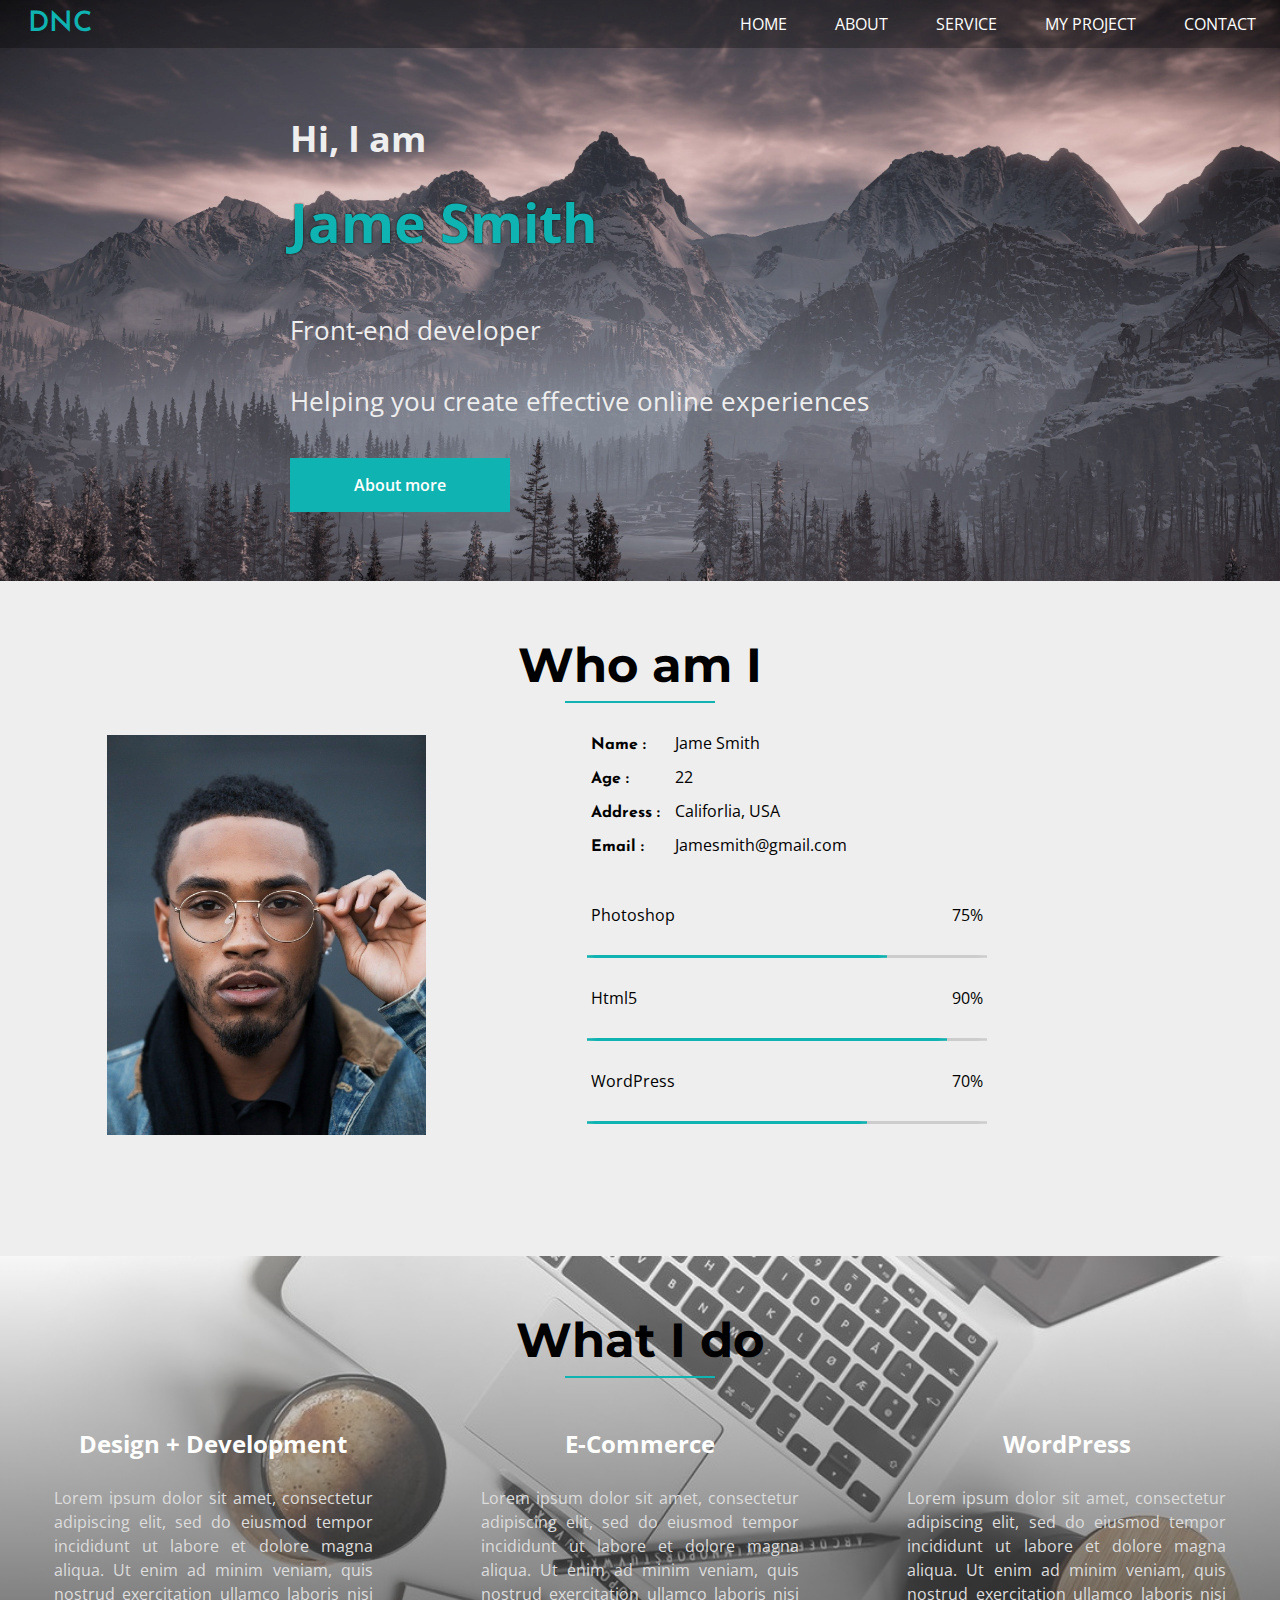
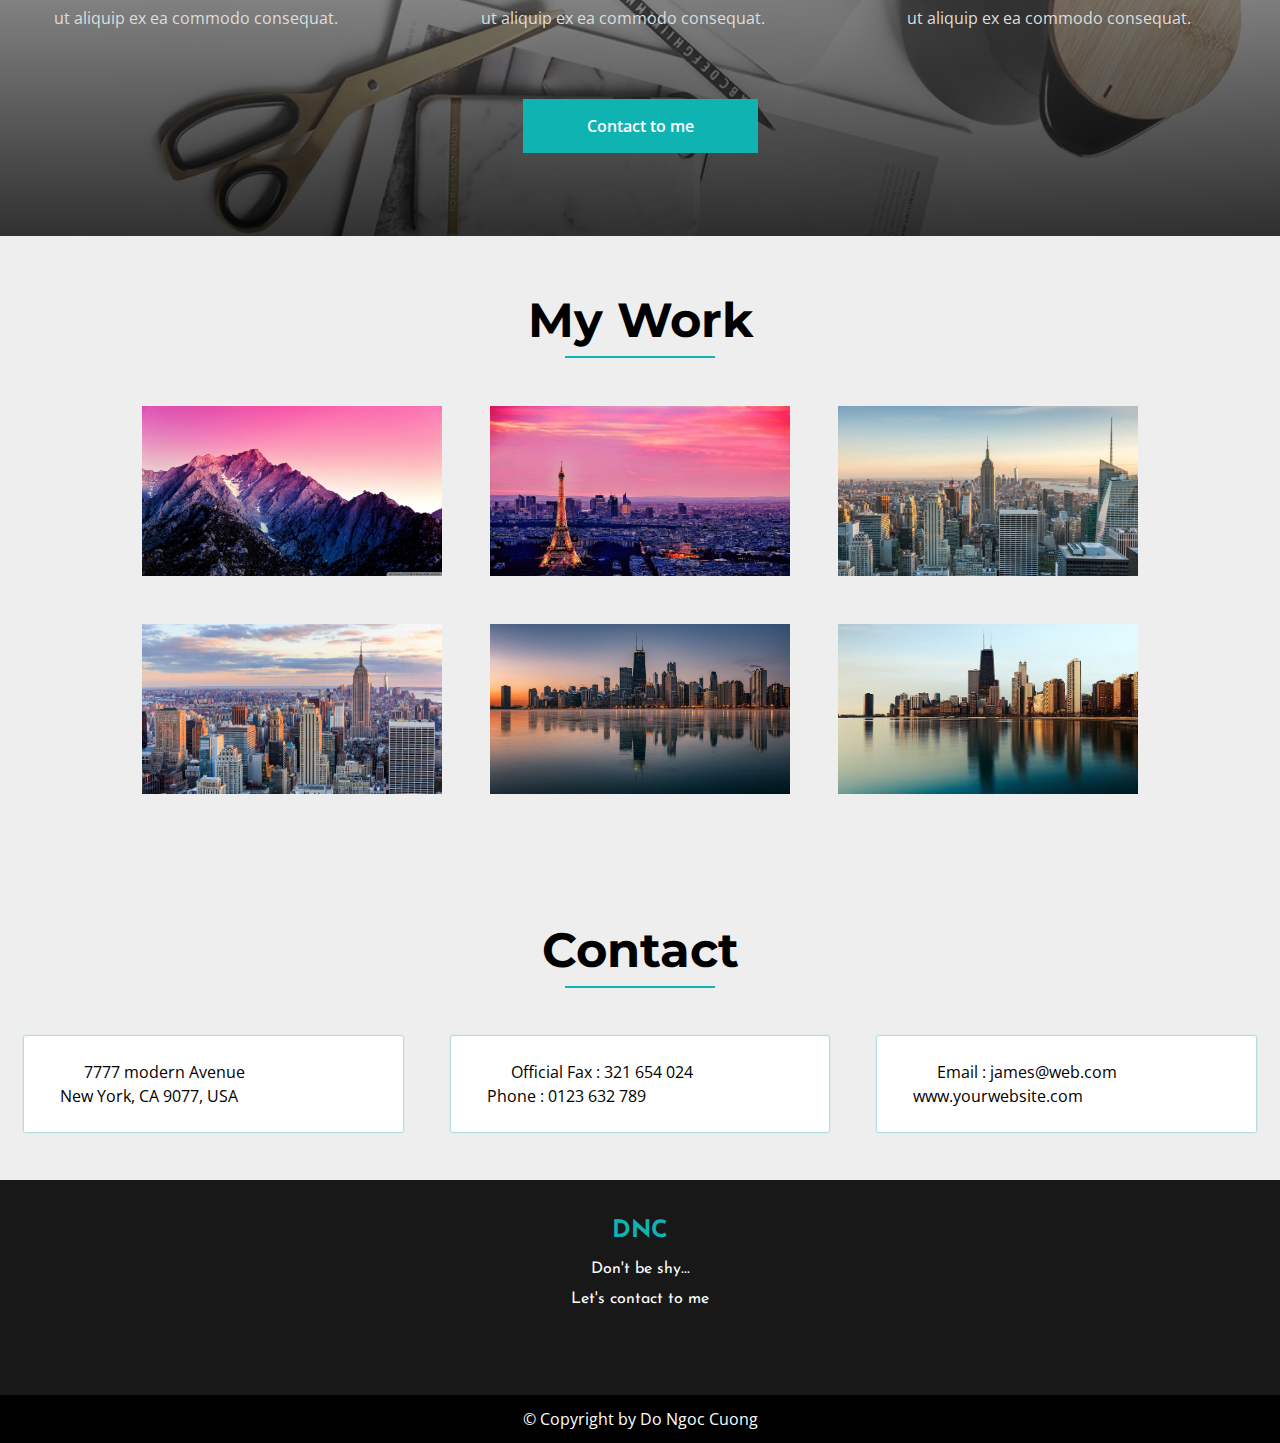
<file: index.html>
<!DOCTYPE html>
<html lang="en">
<head>
    <meta charset="UTF-8">
    <meta http-equiv="X-UA-Compatible" content="IE=edge">
    <meta name="viewport" content="width=device-width, initial-scale=1.0">
    <title>My Portfolio</title>
    <link rel="stylesheet" href="./assets/css/style.css">
    <link rel="stylesheet" href="./assets/css/reponsive.css">
    <link href="https://fonts.googleapis.com/css2?family=Open+Sans&display=swap" rel="stylesheet">
    <link href="https://fonts.googleapis.com/css2?family=Montserrat&display=swap" rel="stylesheet">
    <link rel="stylesheet" href="https://cdnjs.cloudflare.com/ajax/libs/font-awesome/5.15.3/css/all.min.css" integrity="sha512-iBBXm8fW90+nuLcSKlbmrPcLa0OT92xO1BIsZ+ywDWZCvqsWgccV3gFoRBv0z+8dLJgyAHIhR35VZc2oM/gI1w==" crossorigin="anonymous" />
    <link rel="stylesheet" href="./assets/font/themify-icons/themify-icons.css">
    <link href="https://fonts.googleapis.com/css2?family=Josefin+Sans&display=swap" rel="stylesheet">
</head>
<body>
    <div id="main">
        <div id="header">
            <div class="nav">
                <div class="logo">
                    <p>DNC</p>
                </div>
                <ul>
                    <li><a href="#slider">Home</a></li>
                    <li><a href="#about">About</a></li>
                    <li><a href="#service">Service</a></li>
                    <li><a href="#project">My Project</a></li>
                    <li><a href="#contact">Contact</a></li>
                </ul>
                <div class="menu">
                    <i class="ti-menu menu-btn"></i>
                </div>
            </div>
        </div>

        <div id="slider">
            <div class="slider__content">
                <div class="content__heading">
                    <h2>Hi, I am</h2>
                    <h1>Jame Smith</h1>
                </div>
                <div class="content__sub">
                    <p>Front-end developer</p>
                    <p>Helping you create effective online experiences</p>
                </div>
                <div class="button more-btn">
                    <a href="#about">About more</a>
                </div>
            </div>
        </div>

        <div id="about">
            <div class="section">
                <div class="section__title">
                    <h1>Who am I</h1>
                </div>
                <div class="section__content">
                    <div class="portrait">
                        <img src="./assets/img/portrait.jfif" alt="">
                    </div>
                    <div class="content__element element--info">
                        <p><strong>Name :</strong>Jame Smith</p>
                        <p><strong>Age :</strong>22 </p>
                        <p><strong>Address :</strong>Califorlia, USA </p>                  
                        <p><strong>Email :</strong>Jamesmith@gmail.com</p>
                        
                        <div class="content__skill">
                            <div class="skill__info skill__info--pts">
                                <p>Photoshop</p>
                                <div class="bar">
                                    <div class="progress_bar bar--pts"></div>
                                </div>
                            </div>
                            <div class="skill__info skill__info--html">
                                <p>Html5</p>
                                <div class="bar">
                                    <div class="progress_bar bar--html"></div>
                                </div>
                            </div>
                            <div class="skill__info skill__info--wordpress">
                                <p>WordPress</p>
                                <div class="bar">
                                    <div class="progress_bar bar--wordpress"></div>
                                </div>
                            </div>
                            <div class="clear"></div>
                        </div>
                    </div>              
                </div>
            </div>
               
            <div class="section section__container" id="service">
                <div class="section__title">
                    <h1>What I do</h1>
                </div>

                <div class="section__content text-color-white">
                    <div class="content__element">
                        <h2>Design + Development</h2>
                        <p>Lorem ipsum dolor sit amet, consectetur adipiscing elit, sed do eiusmod tempor incididunt ut labore et dolore magna aliqua. Ut enim ad minim veniam, quis nostrud exercitation ullamco laboris nisi ut aliquip ex ea commodo consequat.</p>
                    </div>
    
                    <div class="content__element">
                        <h2>E-Commerce</h2>
                        <p>Lorem ipsum dolor sit amet, consectetur adipiscing elit, sed do eiusmod tempor incididunt ut labore et dolore magna aliqua. Ut enim ad minim veniam, quis nostrud exercitation ullamco laboris nisi ut aliquip ex ea commodo consequat.</p>
                    </div>
    
                    <div class="content__element">
                        <h2>WordPress</h2>
                        <p>Lorem ipsum dolor sit amet, consectetur adipiscing elit, sed do eiusmod tempor incididunt ut labore et dolore magna aliqua. Ut enim ad minim veniam, quis nostrud exercitation ullamco laboris nisi ut aliquip ex ea commodo consequat.</p>
                    </div>
                </div>

                <div class="button contact-btn">
                    <a href="#contact">Contact to me</a>
                </div>
            </div>

            <div class="section" id="project">
                <div class="section__title">
                    <h1>My Work</h1>
                </div>
                <div class="section__box">
                    <div class="box__project">
                        <img src="./assets/img/WOW! Just Wow!.jfif" alt="">
                        <div class="box__layout">
                            <p>New York
                            <br/>Web Design</p>
                        </div>
                    </div>
                    <div class="box__project">
                        <img src="./assets/img/project2.jfif" alt="">
                        <div class="box__layout">
                            <p>San Francisco
                            <br/>Web Design</p>
                        </div>
                    </div>
                    <div class="box__project">
                        <img src="./assets/img/project3.jfif" alt="">
                        <div class="box__layout">
                            <p>Paris
                            <br/>Web Design</p>
                        </div>
                    </div>
                    <div class="box__project">
                        <img src="./assets/img/project4.jfif" alt="">
                        <div class="box__layout">
                            <p>London
                                <br/>Web Design</p>
                        </div>
                    </div>
                    <div class="box__project">
                        <img src="./assets/img/project5.jfif" alt="">
                        <div class="box__layout">
                            <p>HaNoi
                                <br/>Web Design</p>
                        </div>
                    </div>
                    <div class="box__project">
                        <img src="./assets/img/project6.jfif" alt="">
                        <div class="box__layout">
                            <p>Ho Chi Minh
                                <br/>Web Design</p>
                        </div>          
                    </div>
                </div>
            </div>

            <div class="section" id="contact">
                <div class="section__title">
                    <h1>Contact</h1>
                </div>

                <div class="section__contact">
                    <div class="contact__element">
                        <i class="fas fa-map-marker-alt"></i>
                        <p>7777 modern Avenue</p>
                        <p>New York, CA 9077, USA</p>
                    </div>
                    <div class="contact__element">
                        <i class="fas fa-phone-alt"></i>
                        <p>Official Fax : 321 654 024</p>
                        <p>Phone : 0123 632 789</p>
                    </div>
                    <div class="contact__element">
                        <i class="fas fa-envelope"></i>
                        <p>Email : james@web.com</p>
                        <p>www.yourwebsite.com</p>
                    </div>
                </div>
            </div>
        </div>

        <div id="footer">
            <div class="footer__content">
                <p>DNC</p>
                <p>Don't be shy...</p>
                <p>Let's contact to me</p>
            </div>
            <div class="footer__social">
                <ul>
                    <li><a href="#"><i class="fab fa-facebook"></i></a></li>
                    <li><a href="#"><i class="fab fa-instagram"></i></a></li>
                    <li><a href="#"><i class="fab fa-twitter"></i></a></li>
                    <li><a href="#"><i class="fab fa-github"></i></a></li>
                    <li><a href="#"><i class="fab fa-youtube"></i></a></li>
                </ul>
            </div>
            <div class="footer__final">
                <p>&copy Copyright by Do Ngoc Cuong</p>
            </div>
        </div>
    </div>
</body>
</html>
</file>
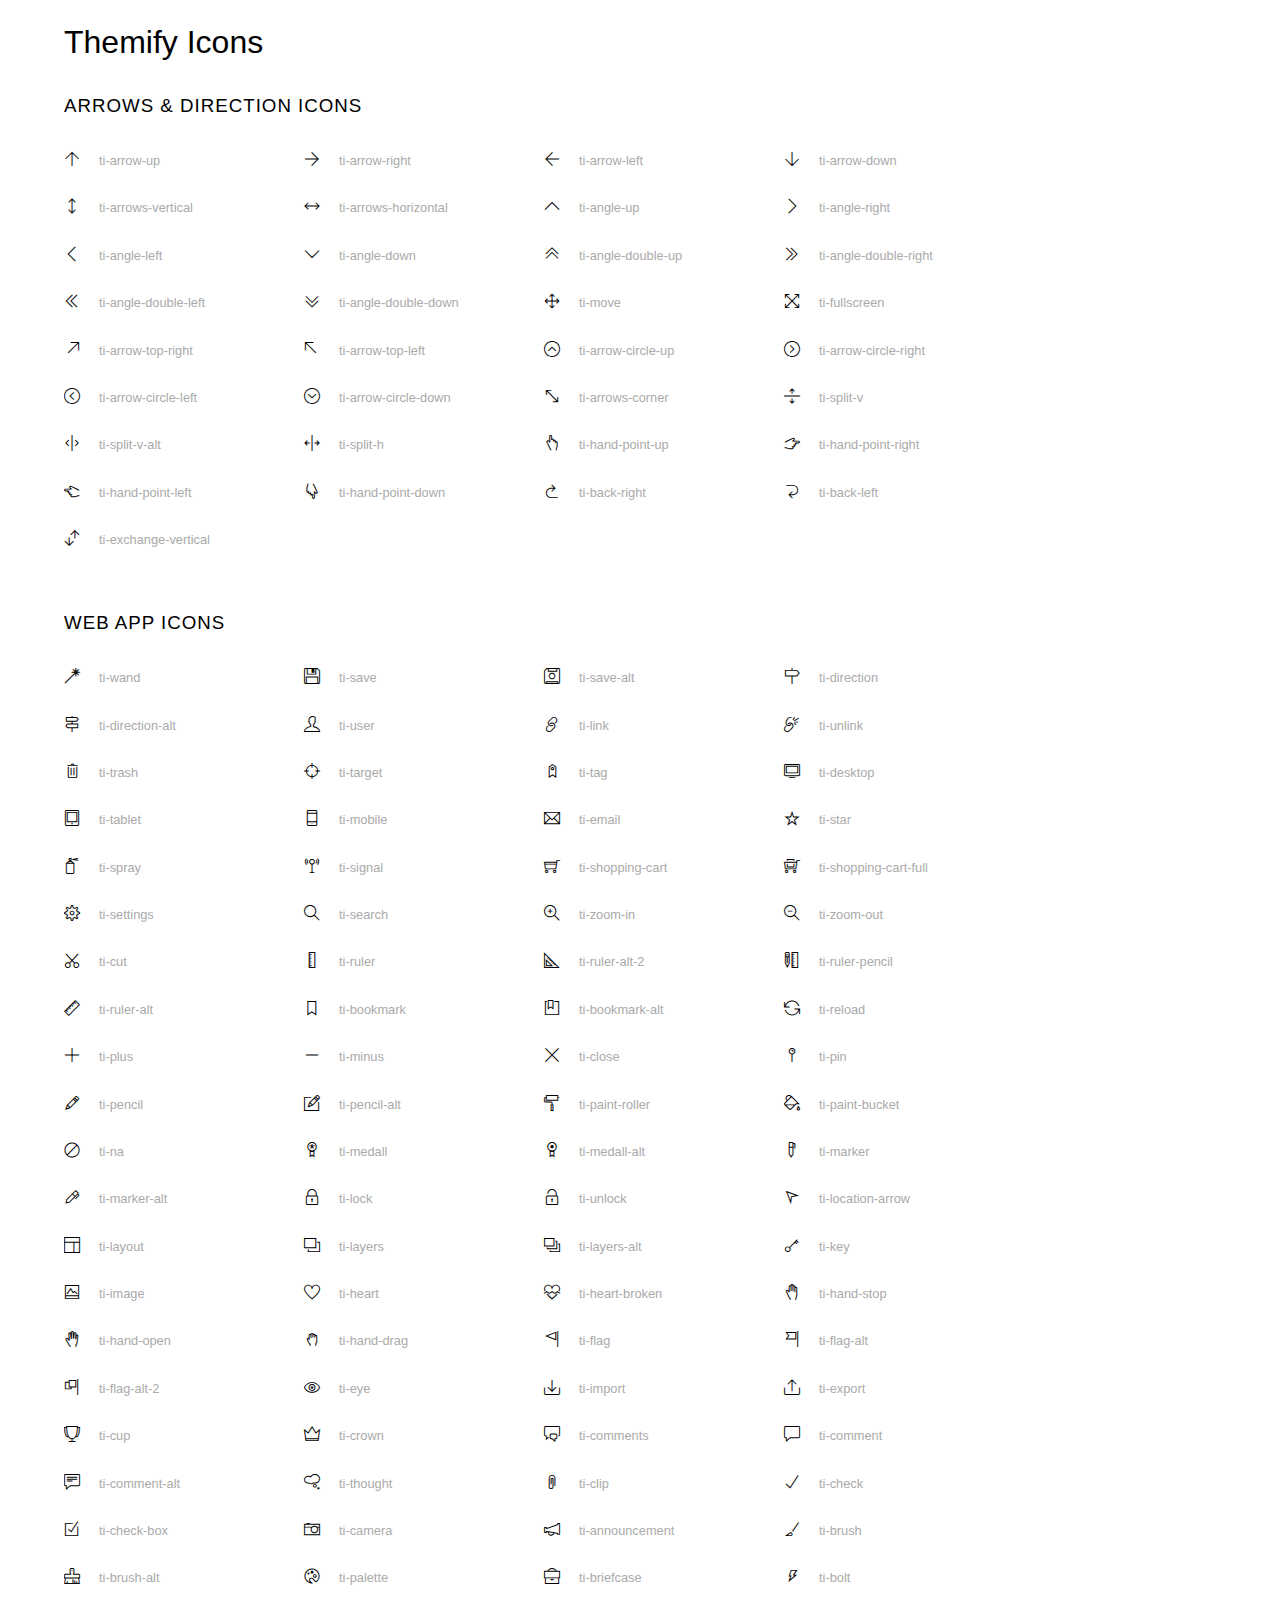
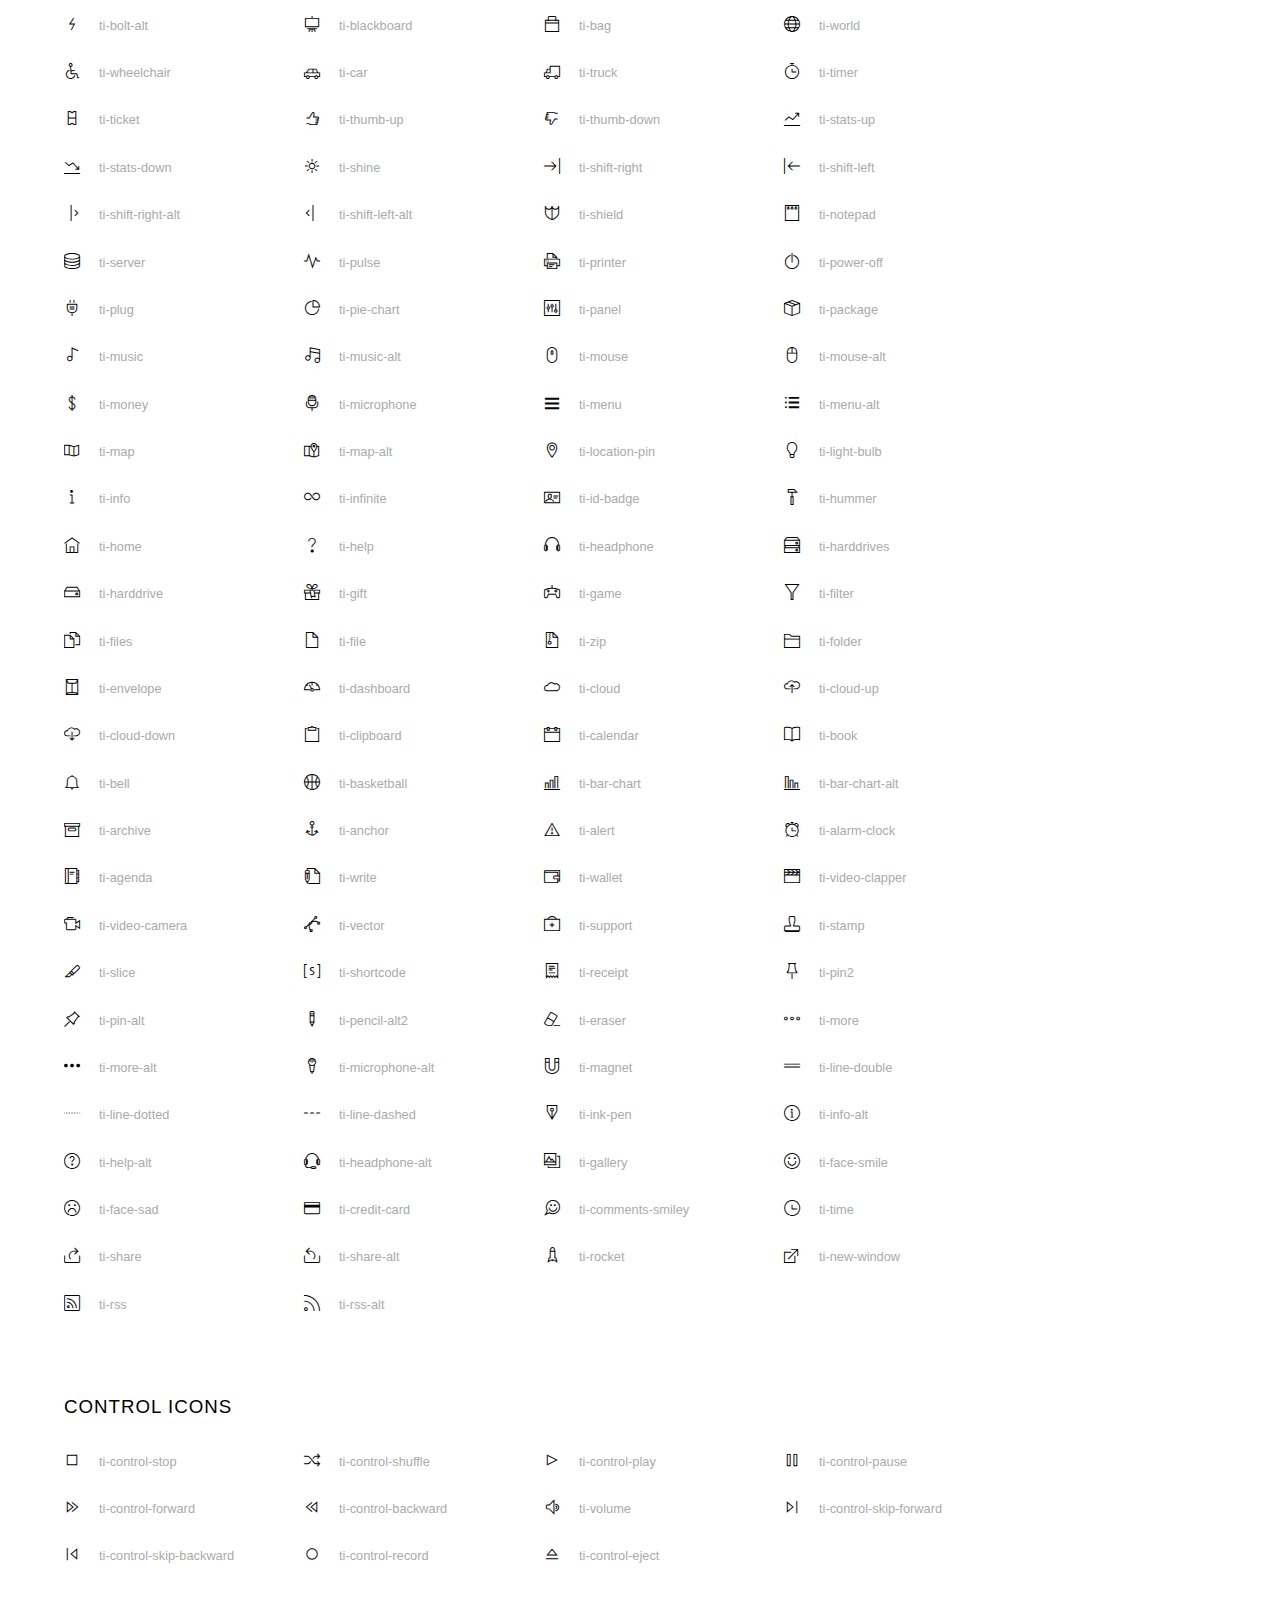
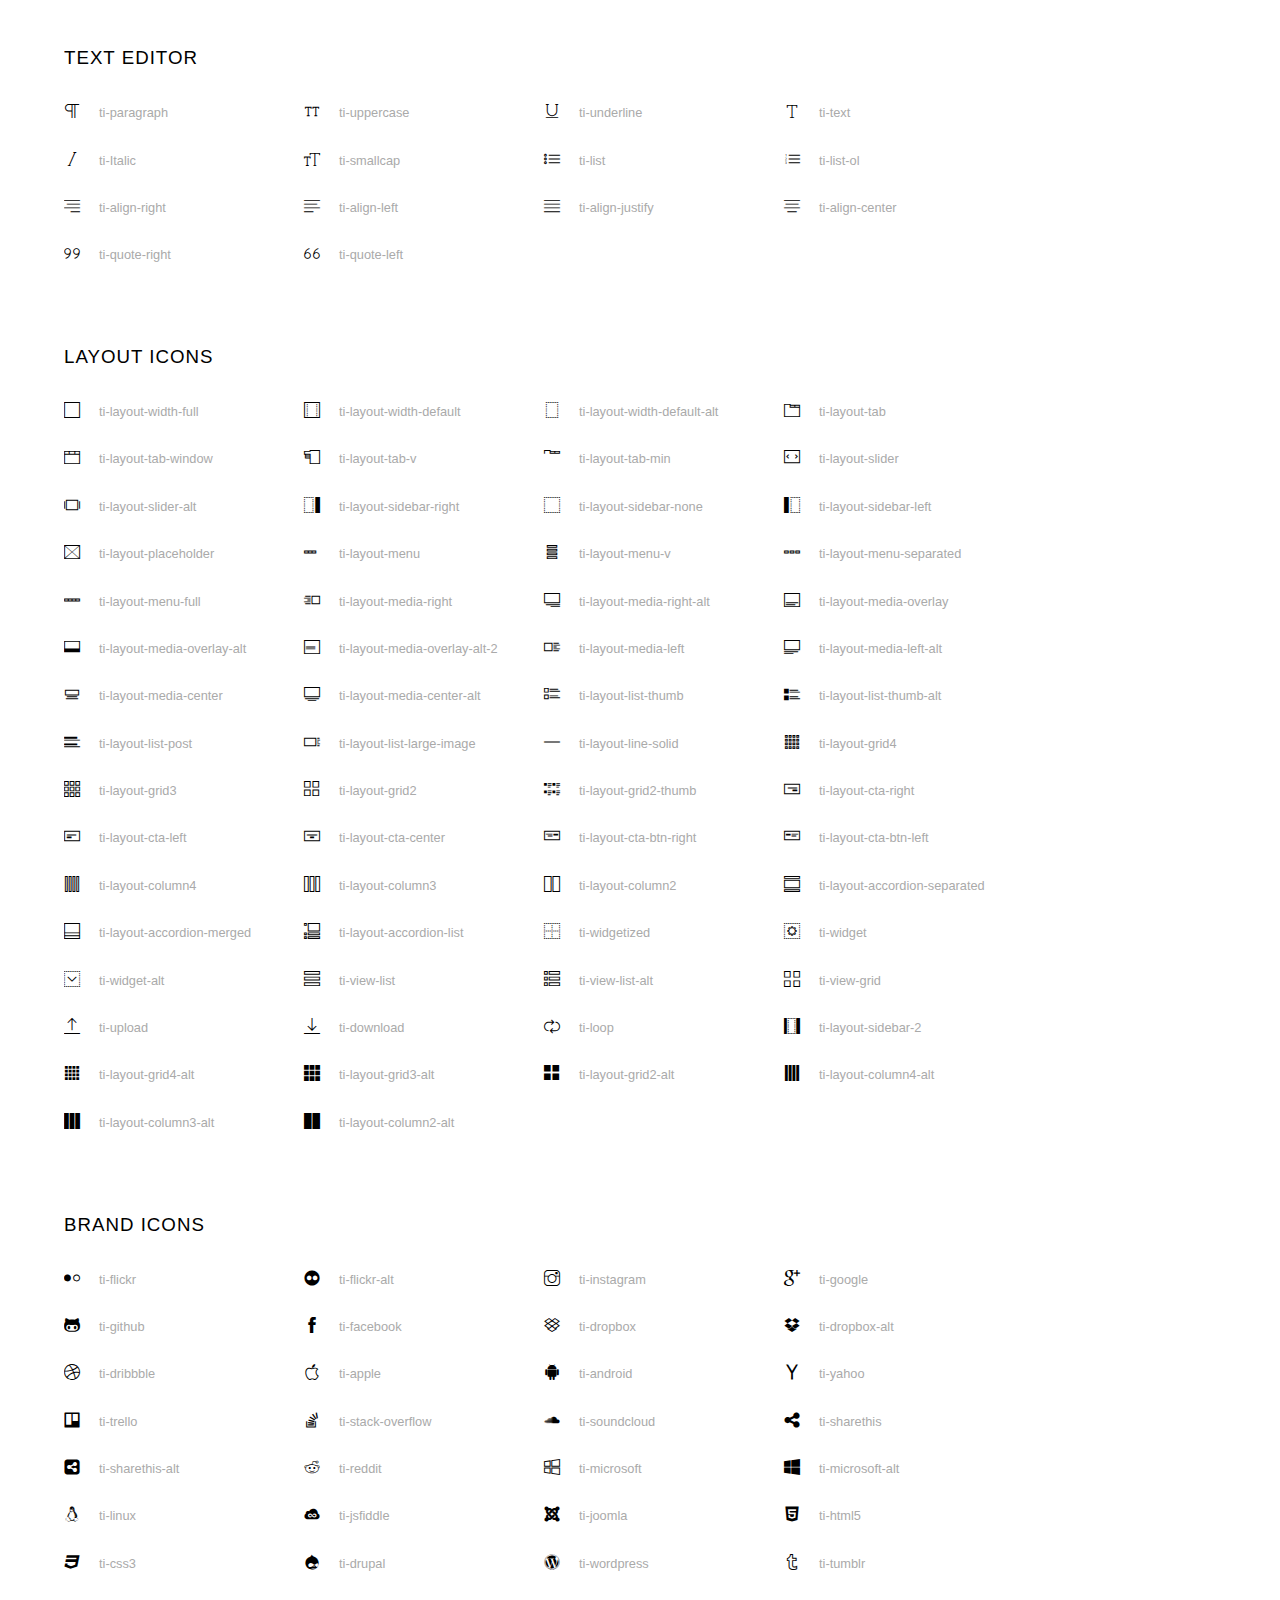
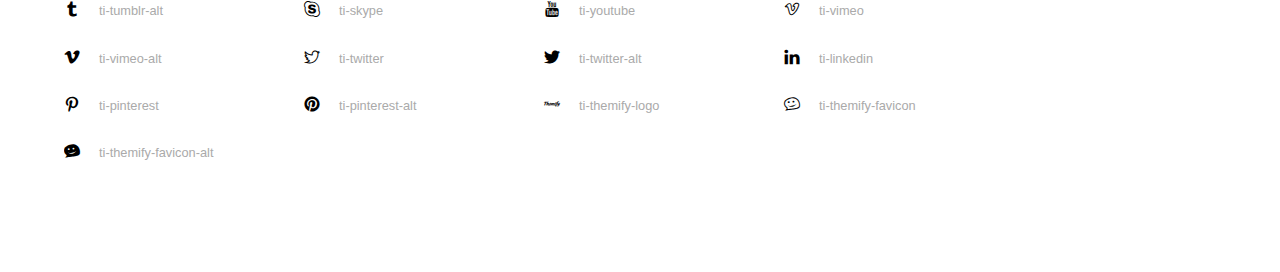
<file: assets/font/themify-icons/index.html>
<!doctype html>
<html>
<head>
	<meta charset="utf-8">
	<title>Themify Icon Font</title>
	<meta name="viewport" content="width=device-width">
	<link rel="stylesheet" href="demo-files/demo.css">
	<link rel="stylesheet" href="themify-icons.css">
	<!--[if lt IE 8]><!-->
	<link rel="stylesheet" href="ie7/ie7.css">
	<!--<![endif]-->
</head>
<body>
	<h1>Themify Icons</h1>

	<div class="icon-section">

		<div class="icon-section">
			<h3>Arrows &amp; Direction Icons </h3>

			<div class="icon-container">
				<span class="ti-arrow-up"></span><span class="icon-name"> ti-arrow-up</span>
			</div>
			<div class="icon-container">
				<span class="ti-arrow-right"></span><span class="icon-name"> ti-arrow-right</span>
			</div>
			<div class="icon-container">
				<span class="ti-arrow-left"></span><span class="icon-name"> ti-arrow-left</span>
			</div>
			<div class="icon-container">
				<span class="ti-arrow-down"></span><span class="icon-name"> ti-arrow-down</span>
			</div>
			<div class="icon-container">
				<span class="ti-arrows-vertical"></span><span class="icon-name"> ti-arrows-vertical</span>
			</div>
			<div class="icon-container">
				<span class="ti-arrows-horizontal"></span><span class="icon-name"> ti-arrows-horizontal</span>
			</div>
			<div class="icon-container">
				<span class="ti-angle-up"></span><span class="icon-name"> ti-angle-up</span>
			</div>
			<div class="icon-container">
				<span class="ti-angle-right"></span><span class="icon-name"> ti-angle-right</span>
			</div>
			<div class="icon-container">
				<span class="ti-angle-left"></span><span class="icon-name"> ti-angle-left</span>
			</div>
			<div class="icon-container">
				<span class="ti-angle-down"></span><span class="icon-name"> ti-angle-down</span>
			</div>	
			<div class="icon-container">
				<span class="ti-angle-double-up"></span><span class="icon-name"> ti-angle-double-up</span>
			</div>
			<div class="icon-container">
				<span class="ti-angle-double-right"></span><span class="icon-name"> ti-angle-double-right</span>
			</div>
			<div class="icon-container">
				<span class="ti-angle-double-left"></span><span class="icon-name"> ti-angle-double-left</span>
			</div>
			<div class="icon-container">
				<span class="ti-angle-double-down"></span><span class="icon-name"> ti-angle-double-down</span>
			</div>					
			<div class="icon-container">
				<span class="ti-move"></span><span class="icon-name"> ti-move</span>
			</div>
			<div class="icon-container">
				<span class="ti-fullscreen"></span><span class="icon-name"> ti-fullscreen</span>
			</div>
			<div class="icon-container">
				<span class="ti-arrow-top-right"></span><span class="icon-name"> ti-arrow-top-right</span>
			</div>
			<div class="icon-container">
				<span class="ti-arrow-top-left"></span><span class="icon-name"> ti-arrow-top-left</span>
			</div>
			<div class="icon-container">
				<span class="ti-arrow-circle-up"></span><span class="icon-name"> ti-arrow-circle-up</span>
			</div>
			<div class="icon-container">
				<span class="ti-arrow-circle-right"></span><span class="icon-name"> ti-arrow-circle-right</span>
			</div>
			<div class="icon-container">
				<span class="ti-arrow-circle-left"></span><span class="icon-name"> ti-arrow-circle-left</span>
			</div>
			<div class="icon-container">
				<span class="ti-arrow-circle-down"></span><span class="icon-name"> ti-arrow-circle-down</span>
			</div>
			<div class="icon-container">
				<span class="ti-arrows-corner"></span><span class="icon-name"> ti-arrows-corner</span>
			</div>
			<div class="icon-container">
				<span class="ti-split-v"></span><span class="icon-name"> ti-split-v</span>
			</div>

			<div class="icon-container">
				<span class="ti-split-v-alt"></span><span class="icon-name"> ti-split-v-alt</span>
			</div>
			<div class="icon-container">
				<span class="ti-split-h"></span><span class="icon-name"> ti-split-h</span>
			</div>
			<div class="icon-container">
				<span class="ti-hand-point-up"></span><span class="icon-name"> ti-hand-point-up</span>
			</div>
			<div class="icon-container">
				<span class="ti-hand-point-right"></span><span class="icon-name"> ti-hand-point-right</span>
			</div>
			<div class="icon-container">
				<span class="ti-hand-point-left"></span><span class="icon-name"> ti-hand-point-left</span>
			</div>
			<div class="icon-container">
				<span class="ti-hand-point-down"></span><span class="icon-name"> ti-hand-point-down</span>
			</div>
			<div class="icon-container">
				<span class="ti-back-right"></span><span class="icon-name"> ti-back-right</span>
			</div>
			<div class="icon-container">
				<span class="ti-back-left"></span><span class="icon-name"> ti-back-left</span>
			</div>
			<div class="icon-container">
				<span class="ti-exchange-vertical"></span><span class="icon-name"> ti-exchange-vertical</span>
			</div>

		</div> <!-- Arrows Icons -->



		<h3>Web App Icons</h3>
		
		<div class="icon-section">

			<div class="icon-container">
				<span class="ti-wand"></span><span class="icon-name"> ti-wand</span>
			</div>
			<div class="icon-container">
				<span class="ti-save"></span><span class="icon-name"> ti-save</span>
			</div>
			<div class="icon-container">
				<span class="ti-save-alt"></span><span class="icon-name"> ti-save-alt</span>
			</div>

			<div class="icon-container">
				<span class="ti-direction"></span><span class="icon-name"> ti-direction</span>
			</div>
			<div class="icon-container">
				<span class="ti-direction-alt"></span><span class="icon-name"> ti-direction-alt</span>
			</div>
			<div class="icon-container">
				<span class="ti-user"></span><span class="icon-name"> ti-user</span>
			</div>
			<div class="icon-container">
				<span class="ti-link"></span><span class="icon-name"> ti-link</span>
			</div>
			<div class="icon-container">
				<span class="ti-unlink"></span><span class="icon-name"> ti-unlink</span>
			</div>
			<div class="icon-container">
				<span class="ti-trash"></span><span class="icon-name"> ti-trash</span>
			</div>
			<div class="icon-container">
				<span class="ti-target"></span><span class="icon-name"> ti-target</span>
			</div>
			<div class="icon-container">
				<span class="ti-tag"></span><span class="icon-name"> ti-tag</span>
			</div>
			<div class="icon-container">
				<span class="ti-desktop"></span><span class="icon-name"> ti-desktop</span>
			</div>
			<div class="icon-container">
				<span class="ti-tablet"></span><span class="icon-name"> ti-tablet</span>
			</div>
			<div class="icon-container">
				<span class="ti-mobile"></span><span class="icon-name"> ti-mobile</span>
			</div>
			<div class="icon-container">
				<span class="ti-email"></span><span class="icon-name"> ti-email</span>
			</div>	
			<div class="icon-container">
				<span class="ti-star"></span><span class="icon-name"> ti-star</span>
			</div>
			<div class="icon-container">
				<span class="ti-spray"></span><span class="icon-name"> ti-spray</span>
			</div>
			<div class="icon-container">
				<span class="ti-signal"></span><span class="icon-name"> ti-signal</span>
			</div>
			<div class="icon-container">
				<span class="ti-shopping-cart"></span><span class="icon-name"> ti-shopping-cart</span>
			</div>
			<div class="icon-container">
				<span class="ti-shopping-cart-full"></span><span class="icon-name"> ti-shopping-cart-full</span>
			</div>
			<div class="icon-container">
				<span class="ti-settings"></span><span class="icon-name"> ti-settings</span>
			</div>
			<div class="icon-container">
				<span class="ti-search"></span><span class="icon-name"> ti-search</span>
			</div>
			<div class="icon-container">
				<span class="ti-zoom-in"></span><span class="icon-name"> ti-zoom-in</span>
			</div>
			<div class="icon-container">
				<span class="ti-zoom-out"></span><span class="icon-name"> ti-zoom-out</span>
			</div>
			<div class="icon-container">
				<span class="ti-cut"></span><span class="icon-name"> ti-cut</span>
			</div>
			<div class="icon-container">
				<span class="ti-ruler"></span><span class="icon-name"> ti-ruler</span>
			</div>
			<div class="icon-container">
				<span class="ti-ruler-alt-2"></span><span class="icon-name"> ti-ruler-alt-2</span>
			</div>			
			<div class="icon-container">
				<span class="ti-ruler-pencil"></span><span class="icon-name"> ti-ruler-pencil</span>
			</div>
			<div class="icon-container">
				<span class="ti-ruler-alt"></span><span class="icon-name"> ti-ruler-alt</span>
			</div>
			<div class="icon-container">
				<span class="ti-bookmark"></span><span class="icon-name"> ti-bookmark</span>
			</div>
			<div class="icon-container">
				<span class="ti-bookmark-alt"></span><span class="icon-name"> ti-bookmark-alt</span>
			</div>
			<div class="icon-container">
				<span class="ti-reload"></span><span class="icon-name"> ti-reload</span>
			</div>
			<div class="icon-container">
				<span class="ti-plus"></span><span class="icon-name"> ti-plus</span>
			</div>
			<div class="icon-container">
				<span class="ti-minus"></span><span class="icon-name"> ti-minus</span>
			</div>
			<div class="icon-container">
				<span class="ti-close"></span><span class="icon-name"> ti-close</span>
			</div>			
			<div class="icon-container">
				<span class="ti-pin"></span><span class="icon-name"> ti-pin</span>
			</div>
			<div class="icon-container">
				<span class="ti-pencil"></span><span class="icon-name"> ti-pencil</span>
			</div>
					
		  	<div class="icon-container">
				<span class="ti-pencil-alt"></span><span class="icon-name"> ti-pencil-alt</span>
			</div>
			<div class="icon-container">
				<span class="ti-paint-roller"></span><span class="icon-name"> ti-paint-roller</span>
			</div>
			<div class="icon-container">
				<span class="ti-paint-bucket"></span><span class="icon-name"> ti-paint-bucket</span>
			</div>
			<div class="icon-container">
				<span class="ti-na"></span><span class="icon-name"> ti-na</span>
			</div>
			<div class="icon-container">
				<span class="ti-medall"></span><span class="icon-name"> ti-medall</span>
			</div>
			<div class="icon-container">
				<span class="ti-medall-alt"></span><span class="icon-name"> ti-medall-alt</span>
			</div>
			<div class="icon-container">
				<span class="ti-marker"></span><span class="icon-name"> ti-marker</span>
			</div>
			<div class="icon-container">
				<span class="ti-marker-alt"></span><span class="icon-name"> ti-marker-alt</span>
			</div>

			<div class="icon-container">
				<span class="ti-lock"></span><span class="icon-name"> ti-lock</span>
			</div>
			<div class="icon-container">
				<span class="ti-unlock"></span><span class="icon-name"> ti-unlock</span>
			</div>
			<div class="icon-container">
				<span class="ti-location-arrow"></span><span class="icon-name"> ti-location-arrow</span>
			</div>
			<div class="icon-container">
				<span class="ti-layout"></span><span class="icon-name"> ti-layout</span>
			</div>
			<div class="icon-container">
				<span class="ti-layers"></span><span class="icon-name"> ti-layers</span>
			</div>
			<div class="icon-container">
				<span class="ti-layers-alt"></span><span class="icon-name"> ti-layers-alt</span>
			</div>
			<div class="icon-container">
				<span class="ti-key"></span><span class="icon-name"> ti-key</span>
			</div>
			<div class="icon-container">
				<span class="ti-image"></span><span class="icon-name"> ti-image</span>
			</div>
			<div class="icon-container">
				<span class="ti-heart"></span><span class="icon-name"> ti-heart</span>
			</div>
			<div class="icon-container">
				<span class="ti-heart-broken"></span><span class="icon-name"> ti-heart-broken</span>
			</div>
			<div class="icon-container">
				<span class="ti-hand-stop"></span><span class="icon-name"> ti-hand-stop</span>
			</div>
			<div class="icon-container">
				<span class="ti-hand-open"></span><span class="icon-name"> ti-hand-open</span>
			</div>
			<div class="icon-container">
				<span class="ti-hand-drag"></span><span class="icon-name"> ti-hand-drag</span>
			</div>
			<div class="icon-container">
				<span class="ti-flag"></span><span class="icon-name"> ti-flag</span>
			</div>
			<div class="icon-container">
				<span class="ti-flag-alt"></span><span class="icon-name"> ti-flag-alt</span>
			</div>
			<div class="icon-container">
				<span class="ti-flag-alt-2"></span><span class="icon-name"> ti-flag-alt-2</span>
			</div>
			<div class="icon-container">
				<span class="ti-eye"></span><span class="icon-name"> ti-eye</span>
			</div>
			<div class="icon-container">
				<span class="ti-import"></span><span class="icon-name"> ti-import</span>
			</div>			
			<div class="icon-container">
				<span class="ti-export"></span><span class="icon-name"> ti-export</span>
			</div>
			<div class="icon-container">
				<span class="ti-cup"></span><span class="icon-name"> ti-cup</span>
			</div>
			<div class="icon-container">
				<span class="ti-crown"></span><span class="icon-name"> ti-crown</span>
			</div>
			<div class="icon-container">
				<span class="ti-comments"></span><span class="icon-name"> ti-comments</span>
			</div>
			<div class="icon-container">
				<span class="ti-comment"></span><span class="icon-name"> ti-comment</span>
			</div>
			<div class="icon-container">
				<span class="ti-comment-alt"></span><span class="icon-name"> ti-comment-alt</span>
			</div>
			<div class="icon-container">
				<span class="ti-thought"></span><span class="icon-name"> ti-thought</span>
			</div>			
			<div class="icon-container">
				<span class="ti-clip"></span><span class="icon-name"> ti-clip</span>
			</div>

			<div class="icon-container">
				<span class="ti-check"></span><span class="icon-name"> ti-check</span>
			</div>
			<div class="icon-container">
				<span class="ti-check-box"></span><span class="icon-name"> ti-check-box</span>
			</div>
			<div class="icon-container">
				<span class="ti-camera"></span><span class="icon-name"> ti-camera</span>
			</div>
			<div class="icon-container">
				<span class="ti-announcement"></span><span class="icon-name"> ti-announcement</span>
			</div>
			<div class="icon-container">
				<span class="ti-brush"></span><span class="icon-name"> ti-brush</span>
			</div>
			<div class="icon-container">
				<span class="ti-brush-alt"></span><span class="icon-name"> ti-brush-alt</span>
			</div>
			<div class="icon-container">
				<span class="ti-palette"></span><span class="icon-name"> ti-palette</span>
			</div>			
			<div class="icon-container">
				<span class="ti-briefcase"></span><span class="icon-name"> ti-briefcase</span>
			</div>
			<div class="icon-container">
				<span class="ti-bolt"></span><span class="icon-name"> ti-bolt</span>
			</div>
			<div class="icon-container">
				<span class="ti-bolt-alt"></span><span class="icon-name"> ti-bolt-alt</span>
			</div>
			<div class="icon-container">
				<span class="ti-blackboard"></span><span class="icon-name"> ti-blackboard</span>
			</div>
			<div class="icon-container">
				<span class="ti-bag"></span><span class="icon-name"> ti-bag</span>
			</div>
			<div class="icon-container">
				<span class="ti-world"></span><span class="icon-name"> ti-world</span>
			</div>
			<div class="icon-container">
				<span class="ti-wheelchair"></span><span class="icon-name"> ti-wheelchair</span>
			</div>
			<div class="icon-container">
				<span class="ti-car"></span><span class="icon-name"> ti-car</span>
			</div>
			<div class="icon-container">
				<span class="ti-truck"></span><span class="icon-name"> ti-truck</span>
			</div>
			<div class="icon-container">
				<span class="ti-timer"></span><span class="icon-name"> ti-timer</span>
			</div>
			<div class="icon-container">
				<span class="ti-ticket"></span><span class="icon-name"> ti-ticket</span>
			</div>
			<div class="icon-container">
				<span class="ti-thumb-up"></span><span class="icon-name"> ti-thumb-up</span>
			</div>
			<div class="icon-container">
				<span class="ti-thumb-down"></span><span class="icon-name"> ti-thumb-down</span>
			</div>

			<div class="icon-container">
				<span class="ti-stats-up"></span><span class="icon-name"> ti-stats-up</span>
			</div>
			<div class="icon-container">
				<span class="ti-stats-down"></span><span class="icon-name"> ti-stats-down</span>
			</div>
			<div class="icon-container">
				<span class="ti-shine"></span><span class="icon-name"> ti-shine</span>
			</div>
			<div class="icon-container">
				<span class="ti-shift-right"></span><span class="icon-name"> ti-shift-right</span>
			</div>
			<div class="icon-container">
				<span class="ti-shift-left"></span><span class="icon-name"> ti-shift-left</span>
			</div>

			<div class="icon-container">
				<span class="ti-shift-right-alt"></span><span class="icon-name"> ti-shift-right-alt</span>
			</div>
			<div class="icon-container">
				<span class="ti-shift-left-alt"></span><span class="icon-name"> ti-shift-left-alt</span>
			</div>
			<div class="icon-container">
				<span class="ti-shield"></span><span class="icon-name"> ti-shield</span>
			</div>
			<div class="icon-container">
				<span class="ti-notepad"></span><span class="icon-name"> ti-notepad</span>
			</div>
			<div class="icon-container">
				<span class="ti-server"></span><span class="icon-name"> ti-server</span>
			</div>

			<div class="icon-container">
				<span class="ti-pulse"></span><span class="icon-name"> ti-pulse</span>
			</div>
			<div class="icon-container">
				<span class="ti-printer"></span><span class="icon-name"> ti-printer</span>
			</div>
			<div class="icon-container">
				<span class="ti-power-off"></span><span class="icon-name"> ti-power-off</span>
			</div>
			<div class="icon-container">
				<span class="ti-plug"></span><span class="icon-name"> ti-plug</span>
			</div>
			<div class="icon-container">
				<span class="ti-pie-chart"></span><span class="icon-name"> ti-pie-chart</span>
			</div>

			<div class="icon-container">
				<span class="ti-panel"></span><span class="icon-name"> ti-panel</span>
			</div>
			<div class="icon-container">
				<span class="ti-package"></span><span class="icon-name"> ti-package</span>
			</div>
			<div class="icon-container">
				<span class="ti-music"></span><span class="icon-name"> ti-music</span>
			</div>
			<div class="icon-container">
				<span class="ti-music-alt"></span><span class="icon-name"> ti-music-alt</span>
			</div>
			<div class="icon-container">
				<span class="ti-mouse"></span><span class="icon-name"> ti-mouse</span>
			</div>
			<div class="icon-container">
				<span class="ti-mouse-alt"></span><span class="icon-name"> ti-mouse-alt</span>
			</div>
			<div class="icon-container">
				<span class="ti-money"></span><span class="icon-name"> ti-money</span>
			</div>
			<div class="icon-container">
				<span class="ti-microphone"></span><span class="icon-name"> ti-microphone</span>
			</div>
			<div class="icon-container">
				<span class="ti-menu"></span><span class="icon-name"> ti-menu</span>
			</div>
			<div class="icon-container">
				<span class="ti-menu-alt"></span><span class="icon-name"> ti-menu-alt</span>
			</div>
			<div class="icon-container">
				<span class="ti-map"></span><span class="icon-name"> ti-map</span>
			</div>
			<div class="icon-container">
				<span class="ti-map-alt"></span><span class="icon-name"> ti-map-alt</span>
			</div>

			<div class="icon-container">
				<span class="ti-location-pin"></span><span class="icon-name"> ti-location-pin</span>
			</div>

			<div class="icon-container">
				<span class="ti-light-bulb"></span><span class="icon-name"> ti-light-bulb</span>
			</div>
			<div class="icon-container">
				<span class="ti-info"></span><span class="icon-name"> ti-info</span>
			</div>
			<div class="icon-container">
				<span class="ti-infinite"></span><span class="icon-name"> ti-infinite</span>
			</div>
			<div class="icon-container">
				<span class="ti-id-badge"></span><span class="icon-name"> ti-id-badge</span>
			</div>
			<div class="icon-container">
				<span class="ti-hummer"></span><span class="icon-name"> ti-hummer</span>
			</div>
			<div class="icon-container">
				<span class="ti-home"></span><span class="icon-name"> ti-home</span>
			</div>
			<div class="icon-container">
				<span class="ti-help"></span><span class="icon-name"> ti-help</span>
			</div>
			<div class="icon-container">
				<span class="ti-headphone"></span><span class="icon-name"> ti-headphone</span>
			</div>
			<div class="icon-container">
				<span class="ti-harddrives"></span><span class="icon-name"> ti-harddrives</span>
			</div>
			<div class="icon-container">
				<span class="ti-harddrive"></span><span class="icon-name"> ti-harddrive</span>
			</div>
			<div class="icon-container">
				<span class="ti-gift"></span><span class="icon-name"> ti-gift</span>
			</div>
			<div class="icon-container">
				<span class="ti-game"></span><span class="icon-name"> ti-game</span>
			</div>
			<div class="icon-container">
				<span class="ti-filter"></span><span class="icon-name"> ti-filter</span>
			</div>
			<div class="icon-container">
				<span class="ti-files"></span><span class="icon-name"> ti-files</span>
			</div>
			<div class="icon-container">
				<span class="ti-file"></span><span class="icon-name"> ti-file</span>
			</div>
			<div class="icon-container">
				<span class="ti-zip"></span><span class="icon-name"> ti-zip</span>
			</div>
			<div class="icon-container">
				<span class="ti-folder"></span><span class="icon-name"> ti-folder</span>
			</div>			
			<div class="icon-container">
				<span class="ti-envelope"></span><span class="icon-name"> ti-envelope</span>
			</div>


			<div class="icon-container">
				<span class="ti-dashboard"></span><span class="icon-name"> ti-dashboard</span>
			</div>
			<div class="icon-container">
				<span class="ti-cloud"></span><span class="icon-name"> ti-cloud</span>
			</div>
			<div class="icon-container">
				<span class="ti-cloud-up"></span><span class="icon-name"> ti-cloud-up</span>
			</div>
			<div class="icon-container">
				<span class="ti-cloud-down"></span><span class="icon-name"> ti-cloud-down</span>
			</div>
			<div class="icon-container">
				<span class="ti-clipboard"></span><span class="icon-name"> ti-clipboard</span>
			</div>
			<div class="icon-container">
				<span class="ti-calendar"></span><span class="icon-name"> ti-calendar</span>
			</div>
			<div class="icon-container">
				<span class="ti-book"></span><span class="icon-name"> ti-book</span>
			</div>
			<div class="icon-container">
				<span class="ti-bell"></span><span class="icon-name"> ti-bell</span>
			</div>
			<div class="icon-container">
				<span class="ti-basketball"></span><span class="icon-name"> ti-basketball</span>
			</div>
			<div class="icon-container">
				<span class="ti-bar-chart"></span><span class="icon-name"> ti-bar-chart</span>
			</div>
			<div class="icon-container">
				<span class="ti-bar-chart-alt"></span><span class="icon-name"> ti-bar-chart-alt</span>
			</div>


			<div class="icon-container">
				<span class="ti-archive"></span><span class="icon-name"> ti-archive</span>
			</div>
			<div class="icon-container">
				<span class="ti-anchor"></span><span class="icon-name"> ti-anchor</span>
			</div>

			<div class="icon-container">
				<span class="ti-alert"></span><span class="icon-name"> ti-alert</span>
			</div>
			<div class="icon-container">
				<span class="ti-alarm-clock"></span><span class="icon-name"> ti-alarm-clock</span>
			</div>
			<div class="icon-container">
				<span class="ti-agenda"></span><span class="icon-name"> ti-agenda</span>
			</div>
			<div class="icon-container">
				<span class="ti-write"></span><span class="icon-name"> ti-write</span>
			</div>

			<div class="icon-container">
				<span class="ti-wallet"></span><span class="icon-name"> ti-wallet</span>
			</div>
			<div class="icon-container">
				<span class="ti-video-clapper"></span><span class="icon-name"> ti-video-clapper</span>
			</div>
			<div class="icon-container">
				<span class="ti-video-camera"></span><span class="icon-name"> ti-video-camera</span>
			</div>
			<div class="icon-container">
				<span class="ti-vector"></span><span class="icon-name"> ti-vector</span>
			</div>

			<div class="icon-container">
				<span class="ti-support"></span><span class="icon-name"> ti-support</span>
			</div>
			<div class="icon-container">
				<span class="ti-stamp"></span><span class="icon-name"> ti-stamp</span>
			</div>
			<div class="icon-container">
				<span class="ti-slice"></span><span class="icon-name"> ti-slice</span>
			</div>
			<div class="icon-container">
				<span class="ti-shortcode"></span><span class="icon-name"> ti-shortcode</span>
			</div>
			<div class="icon-container">
				<span class="ti-receipt"></span><span class="icon-name"> ti-receipt</span>
			</div>
			<div class="icon-container">
				<span class="ti-pin2"></span><span class="icon-name"> ti-pin2</span>
			</div>
			<div class="icon-container">
				<span class="ti-pin-alt"></span><span class="icon-name"> ti-pin-alt</span>
			</div>
			<div class="icon-container">
				<span class="ti-pencil-alt2"></span><span class="icon-name"> ti-pencil-alt2</span>
			</div>
			<div class="icon-container">
				<span class="ti-eraser"></span><span class="icon-name"> ti-eraser</span>
			</div>			
			<div class="icon-container">
				<span class="ti-more"></span><span class="icon-name"> ti-more</span>
			</div>
			<div class="icon-container">
				<span class="ti-more-alt"></span><span class="icon-name"> ti-more-alt</span>
			</div>
			<div class="icon-container">
				<span class="ti-microphone-alt"></span><span class="icon-name"> ti-microphone-alt</span>
			</div>
			<div class="icon-container">
				<span class="ti-magnet"></span><span class="icon-name"> ti-magnet</span>
			</div>
			<div class="icon-container">
				<span class="ti-line-double"></span><span class="icon-name"> ti-line-double</span>
			</div>
			<div class="icon-container">
				<span class="ti-line-dotted"></span><span class="icon-name"> ti-line-dotted</span>
			</div>
			<div class="icon-container">
				<span class="ti-line-dashed"></span><span class="icon-name"> ti-line-dashed</span>
			</div>

			<div class="icon-container">
				<span class="ti-ink-pen"></span><span class="icon-name"> ti-ink-pen</span>
			</div>
			<div class="icon-container">
				<span class="ti-info-alt"></span><span class="icon-name"> ti-info-alt</span>
			</div>
			<div class="icon-container">
				<span class="ti-help-alt"></span><span class="icon-name"> ti-help-alt</span>
			</div>
			<div class="icon-container">
				<span class="ti-headphone-alt"></span><span class="icon-name"> ti-headphone-alt</span>
			</div>

			<div class="icon-container">
				<span class="ti-gallery"></span><span class="icon-name"> ti-gallery</span>
			</div>
			<div class="icon-container">
				<span class="ti-face-smile"></span><span class="icon-name"> ti-face-smile</span>
			</div>
			<div class="icon-container">
				<span class="ti-face-sad"></span><span class="icon-name"> ti-face-sad</span>
			</div>
			<div class="icon-container">
				<span class="ti-credit-card"></span><span class="icon-name"> ti-credit-card</span>
			</div>
			<div class="icon-container">
				<span class="ti-comments-smiley"></span><span class="icon-name"> ti-comments-smiley</span>
			</div>
			<div class="icon-container">
				<span class="ti-time"></span><span class="icon-name"> ti-time</span>
			</div>
			<div class="icon-container">
				<span class="ti-share"></span><span class="icon-name"> ti-share</span>
			</div>
			<div class="icon-container">
				<span class="ti-share-alt"></span><span class="icon-name"> ti-share-alt</span>
			</div>
			<div class="icon-container">
				<span class="ti-rocket"></span><span class="icon-name"> ti-rocket</span>
			</div>

			<div class="icon-container">
				<span class="ti-new-window"></span><span class="icon-name"> ti-new-window</span>
			</div>

			<div class="icon-container">
				<span class="ti-rss"></span><span class="icon-name"> ti-rss</span>
			</div>

			<div class="icon-container">
				<span class="ti-rss-alt"></span><span class="icon-name"> ti-rss-alt</span>
			</div>
			
		</div><!-- Web App Icons -->


		<div class="icon-section">
			<h3>Control Icons</h3>
			<div class="icon-container">
				<span class="ti-control-stop"></span><span class="icon-name"> ti-control-stop</span>
			</div>
			<div class="icon-container">
				<span class="ti-control-shuffle"></span><span class="icon-name"> ti-control-shuffle</span>
			</div>
			<div class="icon-container">
				<span class="ti-control-play"></span><span class="icon-name"> ti-control-play</span>
			</div>
			<div class="icon-container">
				<span class="ti-control-pause"></span><span class="icon-name"> ti-control-pause</span>
			</div>
			<div class="icon-container">
				<span class="ti-control-forward"></span><span class="icon-name"> ti-control-forward</span>
			</div>
			<div class="icon-container">
				<span class="ti-control-backward"></span><span class="icon-name"> ti-control-backward</span>
			</div>	
			<div class="icon-container">
				<span class="ti-volume"></span><span class="icon-name"> ti-volume</span>
			</div>
			<div class="icon-container">
				<span class="ti-control-skip-forward"></span><span class="icon-name"> ti-control-skip-forward</span>
			</div>
			<div class="icon-container">
				<span class="ti-control-skip-backward"></span><span class="icon-name"> ti-control-skip-backward</span>
			</div>
			<div class="icon-container">
				<span class="ti-control-record"></span><span class="icon-name"> ti-control-record</span>
			</div>
			<div class="icon-container">
				<span class="ti-control-eject"></span><span class="icon-name"> ti-control-eject</span>
			</div>			
		</div> <!-- Control Icons -->


		<div class="icon-section">
			<h3>Text Editor</h3>

			<div class="icon-container">
				<span class="ti-paragraph"></span><span class="icon-name"> ti-paragraph</span>
			</div>
			<div class="icon-container">
				<span class="ti-uppercase"></span><span class="icon-name"> ti-uppercase</span>
			</div>

			<div class="icon-container">
				<span class="ti-underline"></span><span class="icon-name"> ti-underline</span>
			</div>
			<div class="icon-container">
				<span class="ti-text"></span><span class="icon-name"> ti-text</span>
			</div>
			<div class="icon-container">
				<span class="ti-Italic"></span><span class="icon-name"> ti-Italic</span>
			</div>
			<div class="icon-container">
				<span class="ti-smallcap"></span><span class="icon-name"> ti-smallcap</span>
			</div>
			<div class="icon-container">
				<span class="ti-list"></span><span class="icon-name"> ti-list</span>
			</div>
			<div class="icon-container">
				<span class="ti-list-ol"></span><span class="icon-name"> ti-list-ol</span>
			</div>
			<div class="icon-container">
				<span class="ti-align-right"></span><span class="icon-name"> ti-align-right</span>
			</div>
			<div class="icon-container">
				<span class="ti-align-left"></span><span class="icon-name"> ti-align-left</span>
			</div>
			<div class="icon-container">
				<span class="ti-align-justify"></span><span class="icon-name"> ti-align-justify</span>
			</div>
			<div class="icon-container">
				<span class="ti-align-center"></span><span class="icon-name"> ti-align-center</span>
			</div>
			<div class="icon-container">
				<span class="ti-quote-right"></span><span class="icon-name"> ti-quote-right</span>
			</div>
			<div class="icon-container">
				<span class="ti-quote-left"></span><span class="icon-name"> ti-quote-left</span>
			</div>

		</div> <!-- Text Editor -->



		<div class="icon-section">
			<h3>Layout Icons</h3>
			<div class="icon-container">
				<span class="ti-layout-width-full"></span><span class="icon-name"> ti-layout-width-full</span>
			</div>
			<div class="icon-container">
				<span class="ti-layout-width-default"></span><span class="icon-name"> ti-layout-width-default</span>
			</div>
			<div class="icon-container">
				<span class="ti-layout-width-default-alt"></span><span class="icon-name"> ti-layout-width-default-alt</span>
			</div>
			<div class="icon-container">
				<span class="ti-layout-tab"></span><span class="icon-name"> ti-layout-tab</span>
			</div>
			<div class="icon-container">
				<span class="ti-layout-tab-window"></span><span class="icon-name"> ti-layout-tab-window</span>
			</div>
			<div class="icon-container">
				<span class="ti-layout-tab-v"></span><span class="icon-name"> ti-layout-tab-v</span>
			</div>
			<div class="icon-container">
				<span class="ti-layout-tab-min"></span><span class="icon-name"> ti-layout-tab-min</span>
			</div>
			<div class="icon-container">
				<span class="ti-layout-slider"></span><span class="icon-name"> ti-layout-slider</span>
			</div>
			<div class="icon-container">
				<span class="ti-layout-slider-alt"></span><span class="icon-name"> ti-layout-slider-alt</span>
			</div>
			<div class="icon-container">
				<span class="ti-layout-sidebar-right"></span><span class="icon-name"> ti-layout-sidebar-right</span>
			</div>
			<div class="icon-container">
				<span class="ti-layout-sidebar-none"></span><span class="icon-name"> ti-layout-sidebar-none</span>
			</div>
			<div class="icon-container">
				<span class="ti-layout-sidebar-left"></span><span class="icon-name"> ti-layout-sidebar-left</span>
			</div>
			<div class="icon-container">
				<span class="ti-layout-placeholder"></span><span class="icon-name"> ti-layout-placeholder</span>
			</div>
			<div class="icon-container">
				<span class="ti-layout-menu"></span><span class="icon-name"> ti-layout-menu</span>
			</div>
			<div class="icon-container">
				<span class="ti-layout-menu-v"></span><span class="icon-name"> ti-layout-menu-v</span>
			</div>
			<div class="icon-container">
				<span class="ti-layout-menu-separated"></span><span class="icon-name"> ti-layout-menu-separated</span>
			</div>
			<div class="icon-container">
				<span class="ti-layout-menu-full"></span><span class="icon-name"> ti-layout-menu-full</span>
			</div>
			<div class="icon-container">
				<span class="ti-layout-media-right"></span><span class="icon-name"> ti-layout-media-right</span>
			</div>
			<div class="icon-container">
				<span class="ti-layout-media-right-alt"></span><span class="icon-name"> ti-layout-media-right-alt</span>
			</div>
			<div class="icon-container">
				<span class="ti-layout-media-overlay"></span><span class="icon-name"> ti-layout-media-overlay</span>
			</div>
			<div class="icon-container">
				<span class="ti-layout-media-overlay-alt"></span><span class="icon-name"> ti-layout-media-overlay-alt</span>
			</div>
			<div class="icon-container">
				<span class="ti-layout-media-overlay-alt-2"></span><span class="icon-name"> ti-layout-media-overlay-alt-2</span>
			</div>
			<div class="icon-container">
				<span class="ti-layout-media-left"></span><span class="icon-name"> ti-layout-media-left</span>
			</div>
			<div class="icon-container">
				<span class="ti-layout-media-left-alt"></span><span class="icon-name"> ti-layout-media-left-alt</span>
			</div>
			<div class="icon-container">
				<span class="ti-layout-media-center"></span><span class="icon-name"> ti-layout-media-center</span>
			</div>
			<div class="icon-container">
				<span class="ti-layout-media-center-alt"></span><span class="icon-name"> ti-layout-media-center-alt</span>
			</div>
			<div class="icon-container">
				<span class="ti-layout-list-thumb"></span><span class="icon-name"> ti-layout-list-thumb</span>
			</div>
			<div class="icon-container">
				<span class="ti-layout-list-thumb-alt"></span><span class="icon-name"> ti-layout-list-thumb-alt</span>
			</div>
			<div class="icon-container">
				<span class="ti-layout-list-post"></span><span class="icon-name"> ti-layout-list-post</span>
			</div>
			<div class="icon-container">
				<span class="ti-layout-list-large-image"></span><span class="icon-name"> ti-layout-list-large-image</span>
			</div>
			<div class="icon-container">
				<span class="ti-layout-line-solid"></span><span class="icon-name"> ti-layout-line-solid</span>
			</div>
			<div class="icon-container">
				<span class="ti-layout-grid4"></span><span class="icon-name"> ti-layout-grid4</span>
			</div>
			<div class="icon-container">
				<span class="ti-layout-grid3"></span><span class="icon-name"> ti-layout-grid3</span>
			</div>
			<div class="icon-container">
				<span class="ti-layout-grid2"></span><span class="icon-name"> ti-layout-grid2</span>
			</div>
			<div class="icon-container">
				<span class="ti-layout-grid2-thumb"></span><span class="icon-name"> ti-layout-grid2-thumb</span>
			</div>
			<div class="icon-container">
				<span class="ti-layout-cta-right"></span><span class="icon-name"> ti-layout-cta-right</span>
			</div>
			<div class="icon-container">
				<span class="ti-layout-cta-left"></span><span class="icon-name"> ti-layout-cta-left</span>
			</div>
			<div class="icon-container">
				<span class="ti-layout-cta-center"></span><span class="icon-name"> ti-layout-cta-center</span>
			</div>
			<div class="icon-container">
				<span class="ti-layout-cta-btn-right"></span><span class="icon-name"> ti-layout-cta-btn-right</span>
			</div>
			<div class="icon-container">
				<span class="ti-layout-cta-btn-left"></span><span class="icon-name"> ti-layout-cta-btn-left</span>
			</div>
			<div class="icon-container">
				<span class="ti-layout-column4"></span><span class="icon-name"> ti-layout-column4</span>
			</div>
			<div class="icon-container">
				<span class="ti-layout-column3"></span><span class="icon-name"> ti-layout-column3</span>
			</div>
			<div class="icon-container">
				<span class="ti-layout-column2"></span><span class="icon-name"> ti-layout-column2</span>
			</div>
			<div class="icon-container">
				<span class="ti-layout-accordion-separated"></span><span class="icon-name"> ti-layout-accordion-separated</span>
			</div>
			<div class="icon-container">
				<span class="ti-layout-accordion-merged"></span><span class="icon-name"> ti-layout-accordion-merged</span>
			</div>
			<div class="icon-container">
				<span class="ti-layout-accordion-list"></span><span class="icon-name"> ti-layout-accordion-list</span>
			</div>
			<div class="icon-container">
				<span class="ti-widgetized"></span><span class="icon-name"> ti-widgetized</span>
			</div>
			<div class="icon-container">
				<span class="ti-widget"></span><span class="icon-name"> ti-widget</span>
			</div>
			<div class="icon-container">
				<span class="ti-widget-alt"></span><span class="icon-name"> ti-widget-alt</span>
			</div>
			<div class="icon-container">
				<span class="ti-view-list"></span><span class="icon-name"> ti-view-list</span>
			</div>
			<div class="icon-container">
				<span class="ti-view-list-alt"></span><span class="icon-name"> ti-view-list-alt</span>
			</div>
			<div class="icon-container">
				<span class="ti-view-grid"></span><span class="icon-name"> ti-view-grid</span>
			</div>
			<div class="icon-container">
				<span class="ti-upload"></span><span class="icon-name"> ti-upload</span>
			</div>
			<div class="icon-container">
				<span class="ti-download"></span><span class="icon-name"> ti-download</span>
			</div>	
			<div class="icon-container">
				<span class="ti-loop"></span><span class="icon-name"> ti-loop</span>
			</div>
			<div class="icon-container">
				<span class="ti-layout-sidebar-2"></span><span class="icon-name"> ti-layout-sidebar-2</span>
			</div>
			<div class="icon-container">
				<span class="ti-layout-grid4-alt"></span><span class="icon-name"> ti-layout-grid4-alt</span>
			</div>
			<div class="icon-container">
				<span class="ti-layout-grid3-alt"></span><span class="icon-name"> ti-layout-grid3-alt</span>
			</div>
			<div class="icon-container">
				<span class="ti-layout-grid2-alt"></span><span class="icon-name"> ti-layout-grid2-alt</span>
			</div>
			<div class="icon-container">
				<span class="ti-layout-column4-alt"></span><span class="icon-name"> ti-layout-column4-alt</span>
			</div>
			<div class="icon-container">
				<span class="ti-layout-column3-alt"></span><span class="icon-name"> ti-layout-column3-alt</span>
			</div>
			<div class="icon-container">
				<span class="ti-layout-column2-alt"></span><span class="icon-name"> ti-layout-column2-alt</span>
			</div>		


		</div> <!-- Layout Icons -->


		<div class="icon-section">
			<h3>Brand Icons</h3>

			<div class="icon-container">
				<span class="ti-flickr"></span><span class="icon-name"> ti-flickr</span>
			</div>
			<div class="icon-container">
				<span class="ti-flickr-alt"></span><span class="icon-name"> ti-flickr-alt</span>
			</div>			
			<div class="icon-container">
				<span class="ti-instagram"></span><span class="icon-name"> ti-instagram</span>
			</div>
			<div class="icon-container">
				<span class="ti-google"></span><span class="icon-name"> ti-google</span>
			</div>
			<div class="icon-container">
				<span class="ti-github"></span><span class="icon-name"> ti-github</span>
			</div>

			<div class="icon-container">
				<span class="ti-facebook"></span><span class="icon-name"> ti-facebook</span>
			</div>
			<div class="icon-container">
				<span class="ti-dropbox"></span><span class="icon-name"> ti-dropbox</span>
			</div>
			<div class="icon-container">
				<span class="ti-dropbox-alt"></span><span class="icon-name"> ti-dropbox-alt</span>
			</div>
			<div class="icon-container">
				<span class="ti-dribbble"></span><span class="icon-name"> ti-dribbble</span>
			</div>
			<div class="icon-container">
				<span class="ti-apple"></span><span class="icon-name"> ti-apple</span>
			</div>
			<div class="icon-container">
				<span class="ti-android"></span><span class="icon-name"> ti-android</span>
			</div>
			<div class="icon-container">
				<span class="ti-yahoo"></span><span class="icon-name"> ti-yahoo</span>
			</div>
			<div class="icon-container">
				<span class="ti-trello"></span><span class="icon-name"> ti-trello</span>
			</div>
			<div class="icon-container">
				<span class="ti-stack-overflow"></span><span class="icon-name"> ti-stack-overflow</span>
			</div>
			<div class="icon-container">
				<span class="ti-soundcloud"></span><span class="icon-name"> ti-soundcloud</span>
			</div>
			<div class="icon-container">
				<span class="ti-sharethis"></span><span class="icon-name"> ti-sharethis</span>
			</div>
			<div class="icon-container">
				<span class="ti-sharethis-alt"></span><span class="icon-name"> ti-sharethis-alt</span>
			</div>
			<div class="icon-container">
				<span class="ti-reddit"></span><span class="icon-name"> ti-reddit</span>
			</div>

			<div class="icon-container">
				<span class="ti-microsoft"></span><span class="icon-name"> ti-microsoft</span>
			</div>
			<div class="icon-container">
				<span class="ti-microsoft-alt"></span><span class="icon-name"> ti-microsoft-alt</span>
			</div>
			<div class="icon-container">
				<span class="ti-linux"></span><span class="icon-name"> ti-linux</span>
			</div>
			<div class="icon-container">
				<span class="ti-jsfiddle"></span><span class="icon-name"> ti-jsfiddle</span>
			</div>
			<div class="icon-container">
				<span class="ti-joomla"></span><span class="icon-name"> ti-joomla</span>
			</div>
			<div class="icon-container">
				<span class="ti-html5"></span><span class="icon-name"> ti-html5</span>
			</div>
			<div class="icon-container">
				<span class="ti-css3"></span><span class="icon-name"> ti-css3</span>
			</div>	
			<div class="icon-container">
				<span class="ti-drupal"></span><span class="icon-name"> ti-drupal</span>
			</div>
			<div class="icon-container">
				<span class="ti-wordpress"></span><span class="icon-name"> ti-wordpress</span>
			</div>		
			<div class="icon-container">
				<span class="ti-tumblr"></span><span class="icon-name"> ti-tumblr</span>
			</div>
			<div class="icon-container">
				<span class="ti-tumblr-alt"></span><span class="icon-name"> ti-tumblr-alt</span>
			</div>
			<div class="icon-container">
				<span class="ti-skype"></span><span class="icon-name"> ti-skype</span>
			</div>
			<div class="icon-container">
				<span class="ti-youtube"></span><span class="icon-name"> ti-youtube</span>
			</div>
			<div class="icon-container">
				<span class="ti-vimeo"></span><span class="icon-name"> ti-vimeo</span>
			</div>
			<div class="icon-container">
				<span class="ti-vimeo-alt"></span><span class="icon-name"> ti-vimeo-alt</span>
			</div>			
			<div class="icon-container">
				<span class="ti-twitter"></span><span class="icon-name"> ti-twitter</span>
			</div>
			<div class="icon-container">
				<span class="ti-twitter-alt"></span><span class="icon-name"> ti-twitter-alt</span>
			</div>
			<div class="icon-container">
				<span class="ti-linkedin"></span><span class="icon-name"> ti-linkedin</span>
			</div>
			<div class="icon-container">
				<span class="ti-pinterest"></span><span class="icon-name"> ti-pinterest</span>
			</div>

			<div class="icon-container">
				<span class="ti-pinterest-alt"></span><span class="icon-name"> ti-pinterest-alt</span>
			</div>
			<div class="icon-container">
				<span class="ti-themify-logo"></span><span class="icon-name"> ti-themify-logo</span>
			</div>
			<div class="icon-container">
				<span class="ti-themify-favicon"></span><span class="icon-name"> ti-themify-favicon</span>
			</div>
			<div class="icon-container">
				<span class="ti-themify-favicon-alt"></span><span class="icon-name"> ti-themify-favicon-alt</span>
			</div>

		</div> <!-- brand Icons -->

	</div>

</body>
</html>
</file>
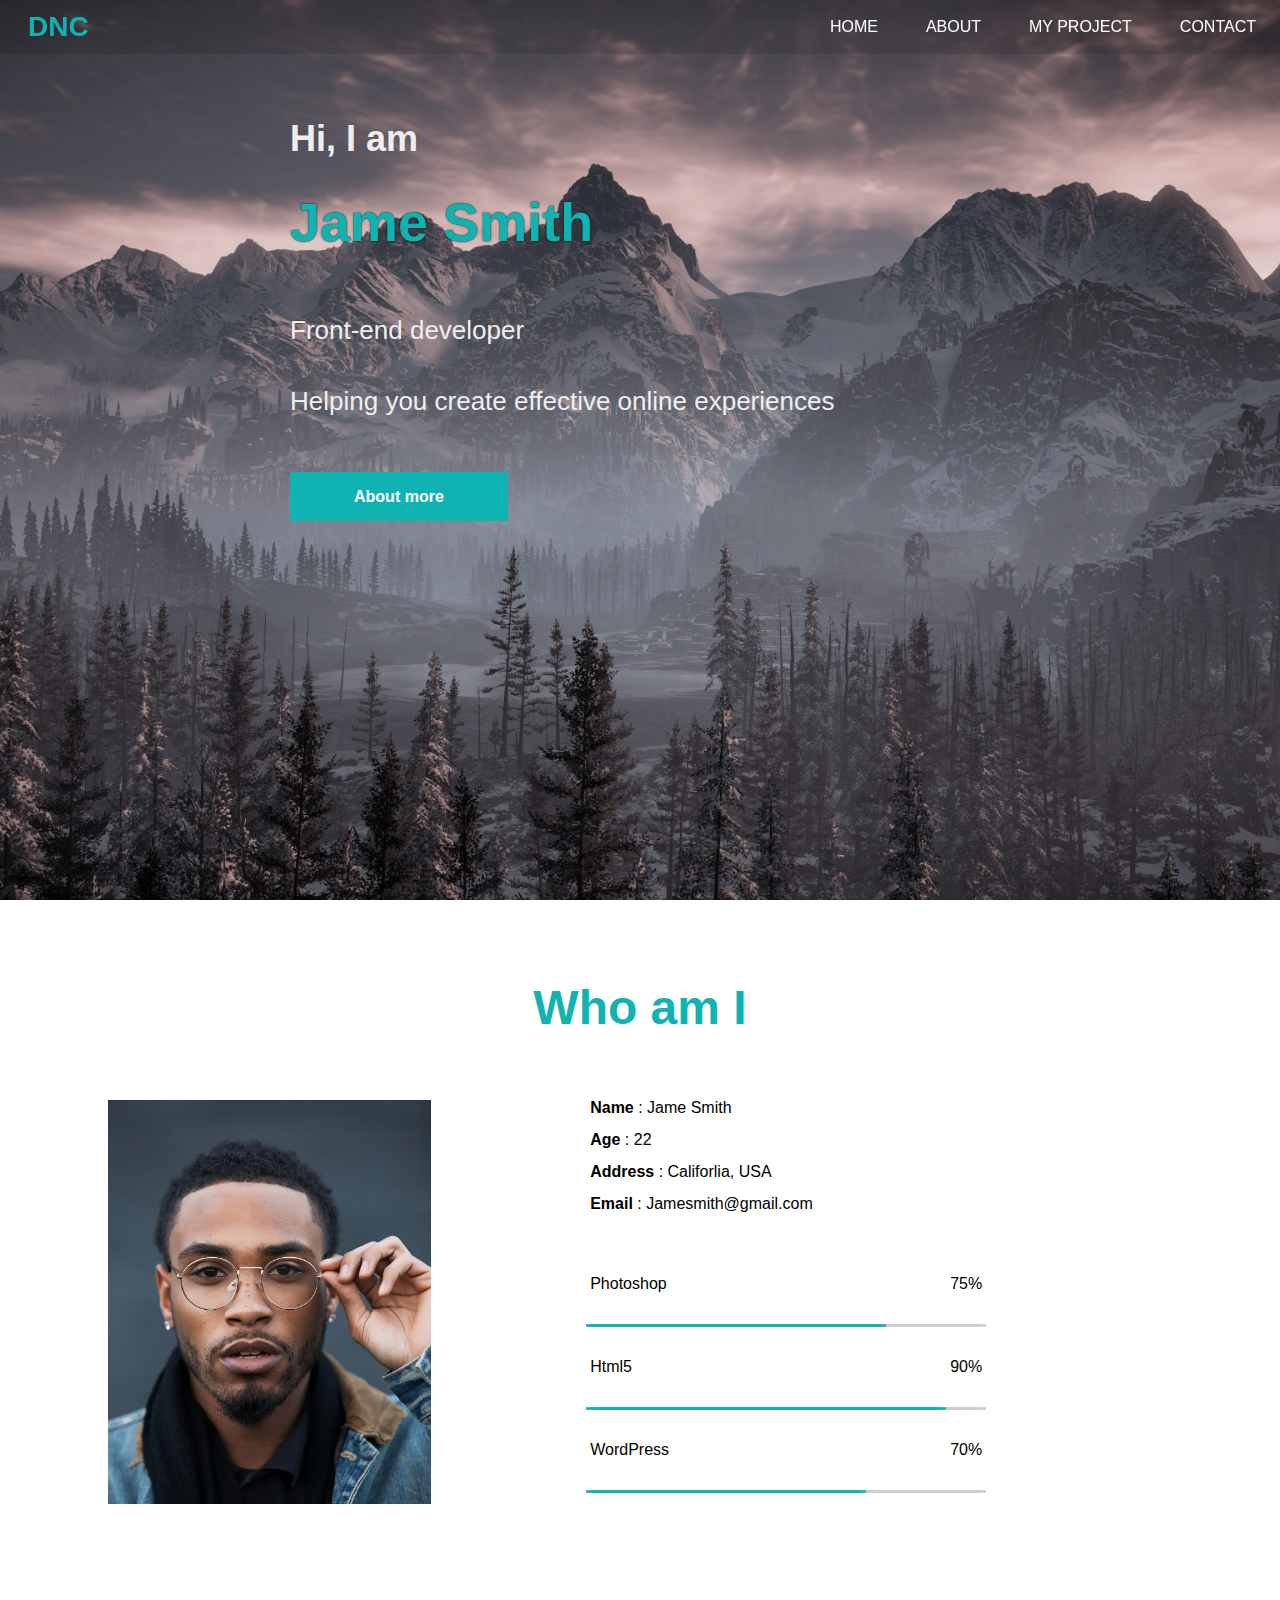
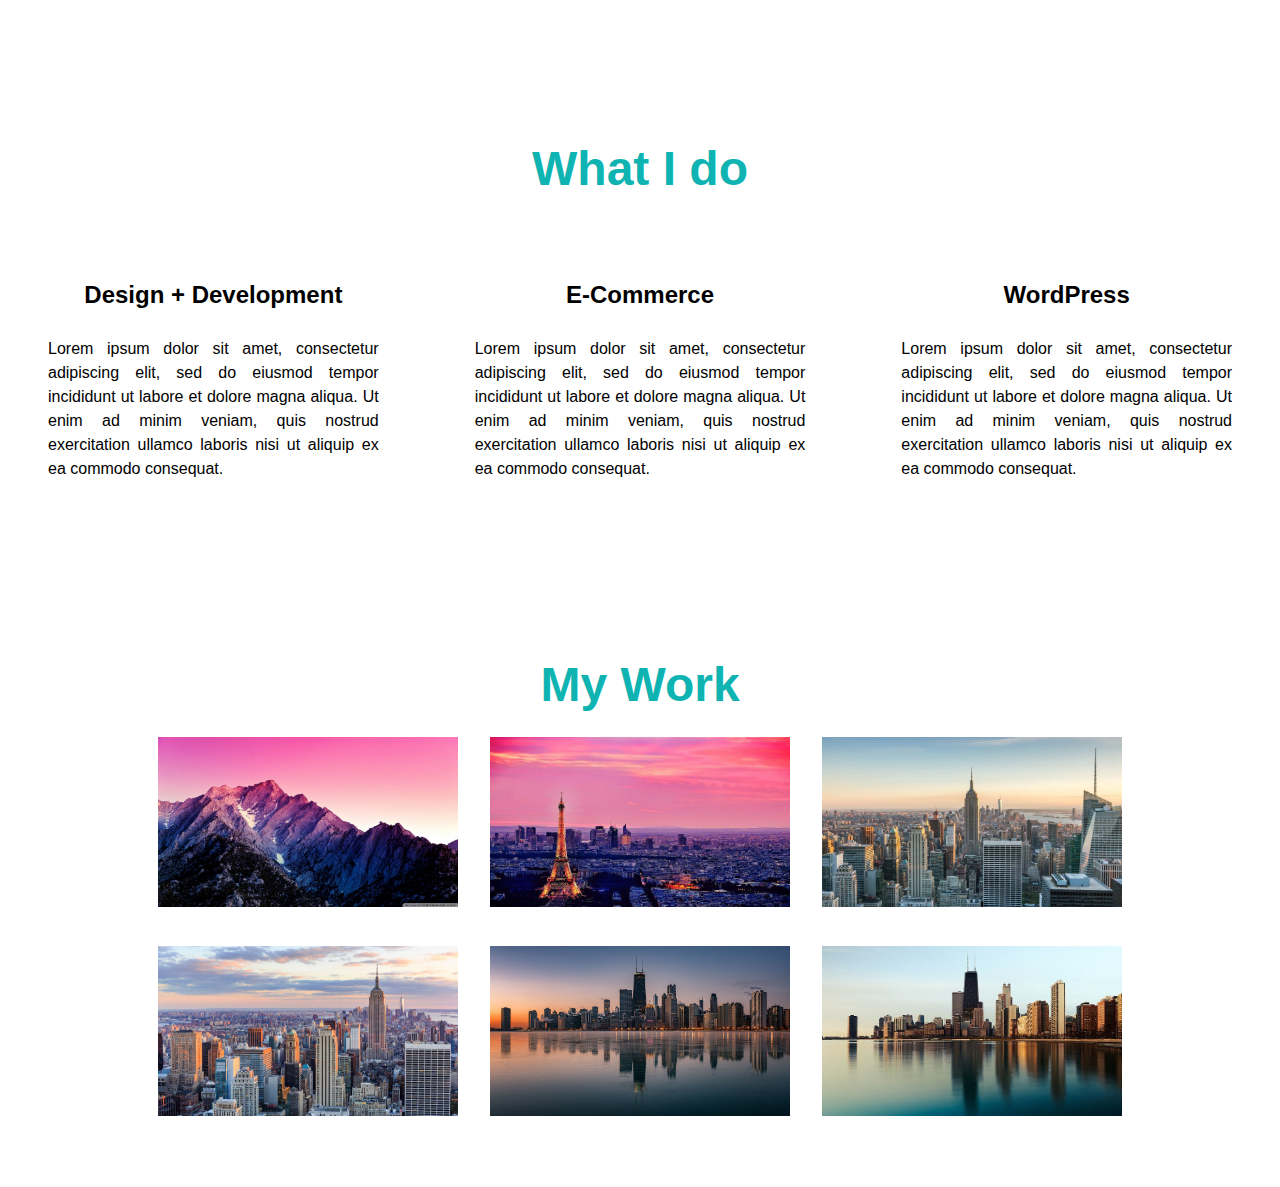
<file: assets/img/My Portfolio.html>
<!DOCTYPE html>
<!-- saved from url=(0038)http://127.0.0.1:5500/index.html#about -->
<html lang="en"><head><meta http-equiv="Content-Type" content="text/html; charset=UTF-8">
    
    <meta http-equiv="X-UA-Compatible" content="IE=edge">
    <meta name="viewport" content="width=device-width, initial-scale=1.0">
    <title>My Portfolio</title>
    
    
<style type="text/css" data-styled-components="FiaaB gTcftA caPIRE" data-styled-components-is-local="true">
/* sc-component-id: sc-keyframes-FiaaB */
@-webkit-keyframes FiaaB{100%{-webkit-transform:rotate(360deg);-ms-transform:rotate(360deg);transform:rotate(360deg);}}@keyframes FiaaB{100%{-webkit-transform:rotate(360deg);-ms-transform:rotate(360deg);transform:rotate(360deg);}}
/* sc-component-id: sc-keyframes-gTcftA */
@-webkit-keyframes gTcftA{10%,90%{-webkit-transform:translate3d(-1px,0,0);-ms-transform:translate3d(-1px,0,0);transform:translate3d(-1px,0,0);}20%,80%{-webkit-transform:translate3d(2px,0,0);-ms-transform:translate3d(2px,0,0);transform:translate3d(2px,0,0);}30%,50%,70%{-webkit-transform:translate3d(-4px,0,0);-ms-transform:translate3d(-4px,0,0);transform:translate3d(-4px,0,0);}40%,60%{-webkit-transform:translate3d(4px,0,0);-ms-transform:translate3d(4px,0,0);transform:translate3d(4px,0,0);}}@keyframes gTcftA{10%,90%{-webkit-transform:translate3d(-1px,0,0);-ms-transform:translate3d(-1px,0,0);transform:translate3d(-1px,0,0);}20%,80%{-webkit-transform:translate3d(2px,0,0);-ms-transform:translate3d(2px,0,0);transform:translate3d(2px,0,0);}30%,50%,70%{-webkit-transform:translate3d(-4px,0,0);-ms-transform:translate3d(-4px,0,0);transform:translate3d(-4px,0,0);}40%,60%{-webkit-transform:translate3d(4px,0,0);-ms-transform:translate3d(4px,0,0);transform:translate3d(4px,0,0);}}
/* sc-component-id: sc-keyframes-caPIRE */
@-webkit-keyframes caPIRE{0%{-webkit-transform:scale(.75);-ms-transform:scale(.75);transform:scale(.75);}20%{-webkit-transform:scale(1);-ms-transform:scale(1);transform:scale(1);}40%{-webkit-transform:scale(.75);-ms-transform:scale(.75);transform:scale(.75);}60%{-webkit-transform:scale(1);-ms-transform:scale(1);transform:scale(1);}80%{-webkit-transform:scale(.75);-ms-transform:scale(.75);transform:scale(.75);}100%{-webkit-transform:scale(.75);-ms-transform:scale(.75);transform:scale(.75);}}@keyframes caPIRE{0%{-webkit-transform:scale(.75);-ms-transform:scale(.75);transform:scale(.75);}20%{-webkit-transform:scale(1);-ms-transform:scale(1);transform:scale(1);}40%{-webkit-transform:scale(.75);-ms-transform:scale(.75);transform:scale(.75);}60%{-webkit-transform:scale(1);-ms-transform:scale(1);transform:scale(1);}80%{-webkit-transform:scale(.75);-ms-transform:scale(.75);transform:scale(.75);}100%{-webkit-transform:scale(.75);-ms-transform:scale(.75);transform:scale(.75);}}</style><style>
      .glot-sub-active{
        color: #1296ba !important;
      }
      
      .glot-sub-hovered{
        color: #1296ba !important;
      }
      .glot-sub-clzz{
        cursor: pointer;
      }
      .glot-sub-clzz:hover{
        color: #1296ba !important;
      }
      </style><link rel="stylesheet" href="./My Portfolio_files/style.css"><link href="./My Portfolio_files/css2" rel="stylesheet"></head>
<body>
    <div id="main">
        <div id="header">
            <div class="nav">
                <div class="logo">
                    <p>DNC</p>
                </div>
                <ul>
                    <li><a href="http://127.0.0.1:5500/index.html#slider">Home</a></li>
                    <li><a href="http://127.0.0.1:5500/index.html#about">About</a></li>
                    <li><a href="http://127.0.0.1:5500/index.html#project">My Project</a></li>
                    <li><a href="http://127.0.0.1:5500/index.html#contact">Contact</a></li>
                </ul>
            </div>
        </div>

        <div id="slider">
            <div class="slider__content">
                <div class="content__heading">
                    <h2>Hi, I am</h2>
                    <h1>Jame Smith</h1>
                </div>
                <div class="content__sub">
                    <p>Front-end developer</p>
                    <p>Helping you create effective online experiences</p>
                </div>
                <div class="more-btn">
                    <a href="http://127.0.0.1:5500/index.html#about">About more</a>
                </div>
            </div>
        </div>

        <div id="about">
            <div class="section">
                <div class="section__title">
                    <h1>Who am I</h1>
                </div>
                <div class="section__content">
                    <div class="portrait">
                        <img src="./My Portfolio_files/portrait.jfif" alt="">
                    </div>
                    <div class="content__element element--info">
                        <p><strong>Name</strong> : Jame Smith</p>
                        <p><strong>Age</strong> : 22 </p>
                        <p><strong>Address</strong> : Califorlia, USA </p>                  
                        <p><strong>Email</strong> : Jamesmith@gmail.com</p>
                        
                        <div class="content__skill">
                            <div class="skill__info skill__info--pts">
                                <p>Photoshop</p>
                                <div class="bar">
                                    <div class="progress_bar bar--pts"></div>
                                </div>
                            </div>
                            <div class="skill__info skill__info--html">
                                <p>Html5</p>
                                <div class="bar">
                                    <div class="progress_bar bar--html"></div>
                                </div>
                            </div>
                            <div class="skill__info skill__info--wordpress">
                                <p>WordPress</p>
                                <div class="bar">
                                    <div class="progress_bar bar--wordpress"></div>
                                </div>
                            </div>
                        </div>
                    </div>              
                </div>
            </div>
               
            <div class="section section__container">
                <div class="section__title">
                    <h1>What I do</h1>
                </div>

                <div class="section__content">
                    <div class="content__element">
                        <h2>Design + Development</h2>
                        <p>Lorem ipsum dolor sit amet, consectetur adipiscing elit, sed do eiusmod tempor incididunt ut labore et dolore magna aliqua. Ut enim ad minim veniam, quis nostrud exercitation ullamco laboris nisi ut aliquip ex ea commodo consequat.</p>
                    </div>
    
                    <div class="content__element">
                        <h2>E-Commerce</h2>
                        <p>Lorem ipsum dolor sit amet, consectetur adipiscing elit, sed do eiusmod tempor incididunt ut labore et dolore magna aliqua. Ut enim ad minim veniam, quis nostrud exercitation ullamco laboris nisi ut aliquip ex ea commodo consequat.</p>
                    </div>
    
                    <div class="content__element">
                        <h2>WordPress</h2>
                        <p>Lorem ipsum dolor sit amet, consectetur adipiscing elit, sed do eiusmod tempor incididunt ut labore et dolore magna aliqua. Ut enim ad minim veniam, quis nostrud exercitation ullamco laboris nisi ut aliquip ex ea commodo consequat.</p>
                    </div>
                </div>
            </div>

            <div class="section" id="project">
                <div class="section__title">
                    <h1>My Work</h1>
                </div>
                <div class="section__box">
                    <div class="box__project"><img src="./My Portfolio_files/WOW! Just Wow!.jfif" alt=""></div>
                    <div class="box__project"><img src="./My Portfolio_files/project2.jfif" alt=""></div>
                    <div class="box__project"><img src="./My Portfolio_files/project3.jfif" alt=""></div>
                    <div class="box__project"><img src="./My Portfolio_files/project4.jfif" alt=""></div>
                    <div class="box__project"><img src="./My Portfolio_files/project5.jfif" alt=""></div>
                    <div class="box__project"><img src="./My Portfolio_files/project6.jfif" alt=""></div>
                </div>
            </div>
        </div>

        <div id="footer">

        </div>
    </div>
<!-- Code injected by live-server -->
<script type="text/javascript">
	// <![CDATA[  <-- For SVG support
	if ('WebSocket' in window) {
		(function () {
			function refreshCSS() {
				var sheets = [].slice.call(document.getElementsByTagName("link"));
				var head = document.getElementsByTagName("head")[0];
				for (var i = 0; i < sheets.length; ++i) {
					var elem = sheets[i];
					var parent = elem.parentElement || head;
					parent.removeChild(elem);
					var rel = elem.rel;
					if (elem.href && typeof rel != "string" || rel.length == 0 || rel.toLowerCase() == "stylesheet") {
						var url = elem.href.replace(/(&|\?)_cacheOverride=\d+/, '');
						elem.href = url + (url.indexOf('?') >= 0 ? '&' : '?') + '_cacheOverride=' + (new Date().valueOf());
					}
					parent.appendChild(elem);
				}
			}
			var protocol = window.location.protocol === 'http:' ? 'ws://' : 'wss://';
			var address = protocol + window.location.host + window.location.pathname + '/ws';
			var socket = new WebSocket(address);
			socket.onmessage = function (msg) {
				if (msg.data == 'reload') window.location.reload();
				else if (msg.data == 'refreshcss') refreshCSS();
			};
			if (sessionStorage && !sessionStorage.getItem('IsThisFirstTime_Log_From_LiveServer')) {
				console.log('Live reload enabled.');
				sessionStorage.setItem('IsThisFirstTime_Log_From_LiveServer', true);
			}
		})();
	}
	else {
		console.error('Upgrade your browser. This Browser is NOT supported WebSocket for Live-Reloading.');
	}
	// ]]>
</script>
<div id="eJOY__extension_root" class="eJOY__extension_root_class" style="all: unset;"></div><iframe id="nr-ext-rsicon" style="position: absolute; display: none; width: 50px; height: 50px; z-index: 2147483647; border-style: none; background: transparent;" src="./My Portfolio_files/saved_resource.html"></iframe></body></html>
</file>
<file: assets/css/style.css>
:root {
    --white-color: white;
    --black-color: black;
}

* {
    margin: 0;
    padding: 0;
    box-sizing: border-box;
}


body{
    background: #eee;
}

html{
    font-family: 'Open Sans', sans-serif;
    scroll-behavior: smooth;
    line-height : 1.5;
}

a {
    text-decoration: none;
}

ul {
    list-style: none;
}

.text-color-white {
    color: #ddd;
}

#main {
    
}

#header {
   position: absolute;
   top: 0;
   right: 0;
   left: 0;
   z-index: 5;
}

#header .nav {
    background: rgba(0,0,0,0.3);
    height: 48px;
    display: flex;
    justify-content: space-between;
}

#header .logo {
    line-height: 48px;
    color: #0FB4B2;
    font-size: 28px;
    font-weight: 600;
    padding: 0 28px;
    font-family: 'Josefin Sans', sans-serif;
}

#header .nav ul {
    display: flex;
    justify-content: flex-end;
}

#header .nav a {
    display: block;
    color: var(--white-color);
    padding: 0 24px;
    font-size: 16px;
    line-height: 48px;
    text-transform: uppercase;
    transition: 0.3s;
}

#header .nav a:hover {
    color: #0FB4B2;
    background-color: rgba(0,0,0,0.3);
}

#slider {  
    background: black url('/assets/img/BG4.jfif') top center / cover no-repeat;
    padding-bottom: 48px;
}

@keyframes slipDown {
    from {
        transform: translateY(-30%);
        opacity: 0;
      }

    50% {
        opacity: 0;
    }
      
    to {
        transform: translateY(0%);
        opacity: 1;
      }
}

@keyframes slipIn {
    from {
        transform: translateX(-30%);
        opacity: 0;
      }

    to {
        transform: translateX(0%);
        opacity: 1;
      }
}

#slider .slider__content {
    padding-top: 48px;
    width: 700px;
    margin-right: auto;
    margin-left: auto;

}

#slider .content__heading {
    padding-top: 64px;
    padding-bottom: 16px;
    animation: slipIn 1s ease-in-out; 
}

.menu {
    display: none;
    line-height: 48px;
    padding: 0 24px;
    font-size: 24px;
    color: white;
}

.content__heading h2 {
    font-size: 36px;
    color: #eee;
}

.content__heading h1 {
    font-size :54px;
    padding: 16px 0;
    color: #0FB4B2;
    text-shadow: 0 0 2px #000;
}

#slider .content__sub p{
    color: #eee;
    font-size: 26px;
    padding: 16px 0;
    animation: slipDown 2s cubic-bezier(0.84 , 0.16 , 0.16 , 0.84) forwards;
}

.more-btn {
    margin: 36px 0;
    animation: slipDown 2s cubic-bezier(0.84 , 0.16 , 0.16 , 0.84) forwards;
}

.contact-btn {
    margin-bottom: 50px;
}

.clear {
    clear: both;
}

.button a {
    background-color: #0FB4B2;
    padding: 16px 64px;
    color: white;
    font-weight: 600;
    transition: 0.3s;
}

.button a:hover {
    background-color: rgba(0,0,0,0.3);
    color: #0FB4B2;
}
    /* Content: Start */

#about .section {
    padding: 48px 0;
}

.section__container {
    background: linear-gradient(0,rgba(0,0,0,0.8),rgba(255,255,255,0.4)),
    url('/assets/img/BG7.jfif') top center / cover no-repeat;
    height:100%;
}

#about h1 {
    color:black;
    font-family: 'Montserrat', sans-serif;
}

#about .section__title {
    text-align: center;
    font-size: 24px;
}

#about .section__content {
    display: flex;
    justify-content: space-between;
    padding: 24px 0;
}

.section__content h2 {
    text-align: center;
    padding: 24px 0;
    color: white;
}

.content__element {
    padding: 0 54px;
    text-align: justify;
}

.content__element strong{
    display: inline-block;
    width: 84px;
    font-family: 'Josefin Sans', sans-serif;
}

.contact-btn {
    text-align: center;
    margin-top: 60px;
}

.section .portrait {
    text-align: center;
    flex: 1;
}

.section .portrait img{
    margin-top: 8px;
    width:60%;
}

.section .element--info {
    flex: 1.2;
    display: flex;
    flex-direction: column;
    flex-wrap: wrap;
}

.element--info p {
    padding: 4px;
}

.content__skill {
    padding: 36px 0;
}

.bar {
    height: 3px;
    width: 400px;
    background: #ccc;
    position: relative;
    margin: 24px 0;
    border-radius: 10%;
    z-index:2;
}

.skill__info p {
    width: 400px;
}

.skill__info--pts p:after {
    content: "75%";
    float: right;
}

.skill__info--html p:after {
    content: "90%";
    float: right;
}

.skill__info--wordpress p:after {
    content: "70%";
    float: right;
}

.progress_bar {
    position: absolute;
    border-radius: 10%;
    height: 3px;
    background: #0FB4B2;
    z-index:3;
}

.bar--pts {
    width: 75%;
}

.bar--html {
    width: 90%;
}

.bar--wordpress {
    width: 70%;
}

.section .section__box {
    display: flex;
    justify-content: center;
    flex-wrap : wrap;
    margin-top: 24px;
}

.box__project {
    overflow: hidden;
    margin: 24px;
    position: relative;
    z-index: 2;
    height: 170px;
}

.box__project .box__layout {
    background-color: rgba(0,0,0,0.4);
    position: absolute;
    top: 6px;
    right: 6px;
    left : 6px;
    bottom: 6px;
    display: none;
    transition: 1s;
}

.box__layout p{
    font-weight: 550;
    font-size: 16px;
    padding-top: 30%;
    color:white;
    font-family: 'Josefin Sans', sans-serif;
    margin-left: 30px;
    transition: 1s;
}

.box__project:hover .box__layout{
    display: block;
}

.section .section__box img {
    width: 300px;
    height: 170px;
    transition: 0.5s;
}

.box__project:hover img {
    transform :scale(1.2); 
}

.section__contact {
    display: flex;
    margin-top: 48px;
}

.contact__element {
    padding: 24px 36px;
    margin: 0 24px;
    flex: 1;
    box-shadow: 0 0 2px #0FB4B2;
    border-radius: 1%;
    background: white;
}

.section__title:after {
    content: "";
    display: block;
    margin-right: auto;
    margin-left: auto;
    width: 10%;
    min-width: 150px;
    height: 2px;
    background: #0FB4B2;
}

.contact__element i {
    float: left;
    padding: 12px;
    font-size: 24px;
}

#footer {
    background: rgba(0,0,0,0.9);
    padding-top: 28px;
    padding-bottom: 60px;
    position: relative;
}

#footer .footer__content {
    text-align: center;
    color: white;
}

#footer .footer__content p {
    line-height: 30px;
    font-family: 'Josefin Sans', sans-serif;
}

#footer .footer__content p:first-child {
    color: #0FB4B2;
    font-size: 24px;
    font-weight: 700;
    padding: 8px 0;
}

#footer .footer__social {
    margin-top: 24px;
    text-align: center;
}

#footer .footer__social li{
    display: inline-block;
}

#footer a {
    font-size: 30px;
    padding: 16px;
    color: white;
}

#footer a:hover {
    color: #bbb;
}

#footer .footer__final {
    color: white;
    text-align: center;
    background: #000;
    position: absolute;
    bottom: 0;
    left:0;
    right: 0;
    padding: 12px;
}
</file>
<file: assets/css/reponsive.css>
@media (max-width: 1023px) and (min-width: 740px) {
    #about .section__container {
        height: 100%;
    }

    #about #service .section__content {
        flex-direction: column;
    }

    #about .section__contact {
        flex-direction: column;
    }

    .section__contact .contact__element {
       margin: 12px 20%;
    }

    .contact__element p {
        margin-left: 100px;
    }
}

/* Mobile */

@media (max-width: 740px) {
    #header .nav ul{
        display: none;
        width: 100%;
    }

    .menu {
        display: block; 
    }

    #slider .slider__content {
        width: 100%;
        padding: 0 24px;
    }

    .content__skill {
        width: 100%;
    }

    .more-btn {
        text-align: center;
    }

    .section .portrait {
        flex: 1;
    }

    .section .portrait img {
        width: 60%;
    }

    .section .element--info {
        flex: 1;
        margin-top: 24px;
    }

    .skill__info p,
    .bar {
        width: 100%;
    } 

    #about .section__content,
    #about .section__contact,
    #about #service .section__content {
        flex-direction: column;
    }

    .section__contact .contact__element {
        margin: 12px 5%;
     }
}
</file>
<file: assets/font/themify-icons/themify-icons.css>
@font-face {
	font-family: 'themify';
	src:url('fonts/themify.eot?-fvbane');
	src:url('fonts/themify.eot?#iefix-fvbane') format('embedded-opentype'),
		url('fonts/themify.woff?-fvbane') format('woff'),
		url('fonts/themify.ttf?-fvbane') format('truetype'),
		url('fonts/themify.svg?-fvbane#themify') format('svg');
	font-weight: normal;
	font-style: normal;
}

[class^="ti-"], [class*=" ti-"] {
	font-family: 'themify';
	speak: none;
	font-style: normal;
	font-weight: normal;
	font-variant: normal;
	text-transform: none;
	line-height: 1;

	/* Better Font Rendering =========== */
	-webkit-font-smoothing: antialiased;
	-moz-osx-font-smoothing: grayscale;
}

.ti-wand:before {
	content: "\e600";
}
.ti-volume:before {
	content: "\e601";
}
.ti-user:before {
	content: "\e602";
}
.ti-unlock:before {
	content: "\e603";
}
.ti-unlink:before {
	content: "\e604";
}
.ti-trash:before {
	content: "\e605";
}
.ti-thought:before {
	content: "\e606";
}
.ti-target:before {
	content: "\e607";
}
.ti-tag:before {
	content: "\e608";
}
.ti-tablet:before {
	content: "\e609";
}
.ti-star:before {
	content: "\e60a";
}
.ti-spray:before {
	content: "\e60b";
}
.ti-signal:before {
	content: "\e60c";
}
.ti-shopping-cart:before {
	content: "\e60d";
}
.ti-shopping-cart-full:before {
	content: "\e60e";
}
.ti-settings:before {
	content: "\e60f";
}
.ti-search:before {
	content: "\e610";
}
.ti-zoom-in:before {
	content: "\e611";
}
.ti-zoom-out:before {
	content: "\e612";
}
.ti-cut:before {
	content: "\e613";
}
.ti-ruler:before {
	content: "\e614";
}
.ti-ruler-pencil:before {
	content: "\e615";
}
.ti-ruler-alt:before {
	content: "\e616";
}
.ti-bookmark:before {
	content: "\e617";
}
.ti-bookmark-alt:before {
	content: "\e618";
}
.ti-reload:before {
	content: "\e619";
}
.ti-plus:before {
	content: "\e61a";
}
.ti-pin:before {
	content: "\e61b";
}
.ti-pencil:before {
	content: "\e61c";
}
.ti-pencil-alt:before {
	content: "\e61d";
}
.ti-paint-roller:before {
	content: "\e61e";
}
.ti-paint-bucket:before {
	content: "\e61f";
}
.ti-na:before {
	content: "\e620";
}
.ti-mobile:before {
	content: "\e621";
}
.ti-minus:before {
	content: "\e622";
}
.ti-medall:before {
	content: "\e623";
}
.ti-medall-alt:before {
	content: "\e624";
}
.ti-marker:before {
	content: "\e625";
}
.ti-marker-alt:before {
	content: "\e626";
}
.ti-arrow-up:before {
	content: "\e627";
}
.ti-arrow-right:before {
	content: "\e628";
}
.ti-arrow-left:before {
	content: "\e629";
}
.ti-arrow-down:before {
	content: "\e62a";
}
.ti-lock:before {
	content: "\e62b";
}
.ti-location-arrow:before {
	content: "\e62c";
}
.ti-link:before {
	content: "\e62d";
}
.ti-layout:before {
	content: "\e62e";
}
.ti-layers:before {
	content: "\e62f";
}
.ti-layers-alt:before {
	content: "\e630";
}
.ti-key:before {
	content: "\e631";
}
.ti-import:before {
	content: "\e632";
}
.ti-image:before {
	content: "\e633";
}
.ti-heart:before {
	content: "\e634";
}
.ti-heart-broken:before {
	content: "\e635";
}
.ti-hand-stop:before {
	content: "\e636";
}
.ti-hand-open:before {
	content: "\e637";
}
.ti-hand-drag:before {
	content: "\e638";
}
.ti-folder:before {
	content: "\e639";
}
.ti-flag:before {
	content: "\e63a";
}
.ti-flag-alt:before {
	content: "\e63b";
}
.ti-flag-alt-2:before {
	content: "\e63c";
}
.ti-eye:before {
	content: "\e63d";
}
.ti-export:before {
	content: "\e63e";
}
.ti-exchange-vertical:before {
	content: "\e63f";
}
.ti-desktop:before {
	content: "\e640";
}
.ti-cup:before {
	content: "\e641";
}
.ti-crown:before {
	content: "\e642";
}
.ti-comments:before {
	content: "\e643";
}
.ti-comment:before {
	content: "\e644";
}
.ti-comment-alt:before {
	content: "\e645";
}
.ti-close:before {
	content: "\e646";
}
.ti-clip:before {
	content: "\e647";
}
.ti-angle-up:before {
	content: "\e648";
}
.ti-angle-right:before {
	content: "\e649";
}
.ti-angle-left:before {
	content: "\e64a";
}
.ti-angle-down:before {
	content: "\e64b";
}
.ti-check:before {
	content: "\e64c";
}
.ti-check-box:before {
	content: "\e64d";
}
.ti-camera:before {
	content: "\e64e";
}
.ti-announcement:before {
	content: "\e64f";
}
.ti-brush:before {
	content: "\e650";
}
.ti-briefcase:before {
	content: "\e651";
}
.ti-bolt:before {
	content: "\e652";
}
.ti-bolt-alt:before {
	content: "\e653";
}
.ti-blackboard:before {
	content: "\e654";
}
.ti-bag:before {
	content: "\e655";
}
.ti-move:before {
	content: "\e656";
}
.ti-arrows-vertical:before {
	content: "\e657";
}
.ti-arrows-horizontal:before {
	content: "\e658";
}
.ti-fullscreen:before {
	content: "\e659";
}
.ti-arrow-top-right:before {
	content: "\e65a";
}
.ti-arrow-top-left:before {
	content: "\e65b";
}
.ti-arrow-circle-up:before {
	content: "\e65c";
}
.ti-arrow-circle-right:before {
	content: "\e65d";
}
.ti-arrow-circle-left:before {
	content: "\e65e";
}
.ti-arrow-circle-down:before {
	content: "\e65f";
}
.ti-angle-double-up:before {
	content: "\e660";
}
.ti-angle-double-right:before {
	content: "\e661";
}
.ti-angle-double-left:before {
	content: "\e662";
}
.ti-angle-double-down:before {
	content: "\e663";
}
.ti-zip:before {
	content: "\e664";
}
.ti-world:before {
	content: "\e665";
}
.ti-wheelchair:before {
	content: "\e666";
}
.ti-view-list:before {
	content: "\e667";
}
.ti-view-list-alt:before {
	content: "\e668";
}
.ti-view-grid:before {
	content: "\e669";
}
.ti-uppercase:before {
	content: "\e66a";
}
.ti-upload:before {
	content: "\e66b";
}
.ti-underline:before {
	content: "\e66c";
}
.ti-truck:before {
	content: "\e66d";
}
.ti-timer:before {
	content: "\e66e";
}
.ti-ticket:before {
	content: "\e66f";
}
.ti-thumb-up:before {
	content: "\e670";
}
.ti-thumb-down:before {
	content: "\e671";
}
.ti-text:before {
	content: "\e672";
}
.ti-stats-up:before {
	content: "\e673";
}
.ti-stats-down:before {
	content: "\e674";
}
.ti-split-v:before {
	content: "\e675";
}
.ti-split-h:before {
	content: "\e676";
}
.ti-smallcap:before {
	content: "\e677";
}
.ti-shine:before {
	content: "\e678";
}
.ti-shift-right:before {
	content: "\e679";
}
.ti-shift-left:before {
	content: "\e67a";
}
.ti-shield:before {
	content: "\e67b";
}
.ti-notepad:before {
	content: "\e67c";
}
.ti-server:before {
	content: "\e67d";
}
.ti-quote-right:before {
	content: "\e67e";
}
.ti-quote-left:before {
	content: "\e67f";
}
.ti-pulse:before {
	content: "\e680";
}
.ti-printer:before {
	content: "\e681";
}
.ti-power-off:before {
	content: "\e682";
}
.ti-plug:before {
	content: "\e683";
}
.ti-pie-chart:before {
	content: "\e684";
}
.ti-paragraph:before {
	content: "\e685";
}
.ti-panel:before {
	content: "\e686";
}
.ti-package:before {
	content: "\e687";
}
.ti-music:before {
	content: "\e688";
}
.ti-music-alt:before {
	content: "\e689";
}
.ti-mouse:before {
	content: "\e68a";
}
.ti-mouse-alt:before {
	content: "\e68b";
}
.ti-money:before {
	content: "\e68c";
}
.ti-microphone:before {
	content: "\e68d";
}
.ti-menu:before {
	content: "\e68e";
}
.ti-menu-alt:before {
	content: "\e68f";
}
.ti-map:before {
	content: "\e690";
}
.ti-map-alt:before {
	content: "\e691";
}
.ti-loop:before {
	content: "\e692";
}
.ti-location-pin:before {
	content: "\e693";
}
.ti-list:before {
	content: "\e694";
}
.ti-light-bulb:before {
	content: "\e695";
}
.ti-Italic:before {
	content: "\e696";
}
.ti-info:before {
	content: "\e697";
}
.ti-infinite:before {
	content: "\e698";
}
.ti-id-badge:before {
	content: "\e699";
}
.ti-hummer:before {
	content: "\e69a";
}
.ti-home:before {
	content: "\e69b";
}
.ti-help:before {
	content: "\e69c";
}
.ti-headphone:before {
	content: "\e69d";
}
.ti-harddrives:before {
	content: "\e69e";
}
.ti-harddrive:before {
	content: "\e69f";
}
.ti-gift:before {
	content: "\e6a0";
}
.ti-game:before {
	content: "\e6a1";
}
.ti-filter:before {
	content: "\e6a2";
}
.ti-files:before {
	content: "\e6a3";
}
.ti-file:before {
	content: "\e6a4";
}
.ti-eraser:before {
	content: "\e6a5";
}
.ti-envelope:before {
	content: "\e6a6";
}
.ti-download:before {
	content: "\e6a7";
}
.ti-direction:before {
	content: "\e6a8";
}
.ti-direction-alt:before {
	content: "\e6a9";
}
.ti-dashboard:before {
	content: "\e6aa";
}
.ti-control-stop:before {
	content: "\e6ab";
}
.ti-control-shuffle:before {
	content: "\e6ac";
}
.ti-control-play:before {
	content: "\e6ad";
}
.ti-control-pause:before {
	content: "\e6ae";
}
.ti-control-forward:before {
	content: "\e6af";
}
.ti-control-backward:before {
	content: "\e6b0";
}
.ti-cloud:before {
	content: "\e6b1";
}
.ti-cloud-up:before {
	content: "\e6b2";
}
.ti-cloud-down:before {
	content: "\e6b3";
}
.ti-clipboard:before {
	content: "\e6b4";
}
.ti-car:before {
	content: "\e6b5";
}
.ti-calendar:before {
	content: "\e6b6";
}
.ti-book:before {
	content: "\e6b7";
}
.ti-bell:before {
	content: "\e6b8";
}
.ti-basketball:before {
	content: "\e6b9";
}
.ti-bar-chart:before {
	content: "\e6ba";
}
.ti-bar-chart-alt:before {
	content: "\e6bb";
}
.ti-back-right:before {
	content: "\e6bc";
}
.ti-back-left:before {
	content: "\e6bd";
}
.ti-arrows-corner:before {
	content: "\e6be";
}
.ti-archive:before {
	content: "\e6bf";
}
.ti-anchor:before {
	content: "\e6c0";
}
.ti-align-right:before {
	content: "\e6c1";
}
.ti-align-left:before {
	content: "\e6c2";
}
.ti-align-justify:before {
	content: "\e6c3";
}
.ti-align-center:before {
	content: "\e6c4";
}
.ti-alert:before {
	content: "\e6c5";
}
.ti-alarm-clock:before {
	content: "\e6c6";
}
.ti-agenda:before {
	content: "\e6c7";
}
.ti-write:before {
	content: "\e6c8";
}
.ti-window:before {
	content: "\e6c9";
}
.ti-widgetized:before {
	content: "\e6ca";
}
.ti-widget:before {
	content: "\e6cb";
}
.ti-widget-alt:before {
	content: "\e6cc";
}
.ti-wallet:before {
	content: "\e6cd";
}
.ti-video-clapper:before {
	content: "\e6ce";
}
.ti-video-camera:before {
	content: "\e6cf";
}
.ti-vector:before {
	content: "\e6d0";
}
.ti-themify-logo:before {
	content: "\e6d1";
}
.ti-themify-favicon:before {
	content: "\e6d2";
}
.ti-themify-favicon-alt:before {
	content: "\e6d3";
}
.ti-support:before {
	content: "\e6d4";
}
.ti-stamp:before {
	content: "\e6d5";
}
.ti-split-v-alt:before {
	content: "\e6d6";
}
.ti-slice:before {
	content: "\e6d7";
}
.ti-shortcode:before {
	content: "\e6d8";
}
.ti-shift-right-alt:before {
	content: "\e6d9";
}
.ti-shift-left-alt:before {
	content: "\e6da";
}
.ti-ruler-alt-2:before {
	content: "\e6db";
}
.ti-receipt:before {
	content: "\e6dc";
}
.ti-pin2:before {
	content: "\e6dd";
}
.ti-pin-alt:before {
	content: "\e6de";
}
.ti-pencil-alt2:before {
	content: "\e6df";
}
.ti-palette:before {
	content: "\e6e0";
}
.ti-more:before {
	content: "\e6e1";
}
.ti-more-alt:before {
	content: "\e6e2";
}
.ti-microphone-alt:before {
	content: "\e6e3";
}
.ti-magnet:before {
	content: "\e6e4";
}
.ti-line-double:before {
	content: "\e6e5";
}
.ti-line-dotted:before {
	content: "\e6e6";
}
.ti-line-dashed:before {
	content: "\e6e7";
}
.ti-layout-width-full:before {
	content: "\e6e8";
}
.ti-layout-width-default:before {
	content: "\e6e9";
}
.ti-layout-width-default-alt:before {
	content: "\e6ea";
}
.ti-layout-tab:before {
	content: "\e6eb";
}
.ti-layout-tab-window:before {
	content: "\e6ec";
}
.ti-layout-tab-v:before {
	content: "\e6ed";
}
.ti-layout-tab-min:before {
	content: "\e6ee";
}
.ti-layout-slider:before {
	content: "\e6ef";
}
.ti-layout-slider-alt:before {
	content: "\e6f0";
}
.ti-layout-sidebar-right:before {
	content: "\e6f1";
}
.ti-layout-sidebar-none:before {
	content: "\e6f2";
}
.ti-layout-sidebar-left:before {
	content: "\e6f3";
}
.ti-layout-placeholder:before {
	content: "\e6f4";
}
.ti-layout-menu:before {
	content: "\e6f5";
}
.ti-layout-menu-v:before {
	content: "\e6f6";
}
.ti-layout-menu-separated:before {
	content: "\e6f7";
}
.ti-layout-menu-full:before {
	content: "\e6f8";
}
.ti-layout-media-right-alt:before {
	content: "\e6f9";
}
.ti-layout-media-right:before {
	content: "\e6fa";
}
.ti-layout-media-overlay:before {
	content: "\e6fb";
}
.ti-layout-media-overlay-alt:before {
	content: "\e6fc";
}
.ti-layout-media-overlay-alt-2:before {
	content: "\e6fd";
}
.ti-layout-media-left-alt:before {
	content: "\e6fe";
}
.ti-layout-media-left:before {
	content: "\e6ff";
}
.ti-layout-media-center-alt:before {
	content: "\e700";
}
.ti-layout-media-center:before {
	content: "\e701";
}
.ti-layout-list-thumb:before {
	content: "\e702";
}
.ti-layout-list-thumb-alt:before {
	content: "\e703";
}
.ti-layout-list-post:before {
	content: "\e704";
}
.ti-layout-list-large-image:before {
	content: "\e705";
}
.ti-layout-line-solid:before {
	content: "\e706";
}
.ti-layout-grid4:before {
	content: "\e707";
}
.ti-layout-grid3:before {
	content: "\e708";
}
.ti-layout-grid2:before {
	content: "\e709";
}
.ti-layout-grid2-thumb:before {
	content: "\e70a";
}
.ti-layout-cta-right:before {
	content: "\e70b";
}
.ti-layout-cta-left:before {
	content: "\e70c";
}
.ti-layout-cta-center:before {
	content: "\e70d";
}
.ti-layout-cta-btn-right:before {
	content: "\e70e";
}
.ti-layout-cta-btn-left:before {
	content: "\e70f";
}
.ti-layout-column4:before {
	content: "\e710";
}
.ti-layout-column3:before {
	content: "\e711";
}
.ti-layout-column2:before {
	content: "\e712";
}
.ti-layout-accordion-separated:before {
	content: "\e713";
}
.ti-layout-accordion-merged:before {
	content: "\e714";
}
.ti-layout-accordion-list:before {
	content: "\e715";
}
.ti-ink-pen:before {
	content: "\e716";
}
.ti-info-alt:before {
	content: "\e717";
}
.ti-help-alt:before {
	content: "\e718";
}
.ti-headphone-alt:before {
	content: "\e719";
}
.ti-hand-point-up:before {
	content: "\e71a";
}
.ti-hand-point-right:before {
	content: "\e71b";
}
.ti-hand-point-left:before {
	content: "\e71c";
}
.ti-hand-point-down:before {
	content: "\e71d";
}
.ti-gallery:before {
	content: "\e71e";
}
.ti-face-smile:before {
	content: "\e71f";
}
.ti-face-sad:before {
	content: "\e720";
}
.ti-credit-card:before {
	content: "\e721";
}
.ti-control-skip-forward:before {
	content: "\e722";
}
.ti-control-skip-backward:before {
	content: "\e723";
}
.ti-control-record:before {
	content: "\e724";
}
.ti-control-eject:before {
	content: "\e725";
}
.ti-comments-smiley:before {
	content: "\e726";
}
.ti-brush-alt:before {
	content: "\e727";
}
.ti-youtube:before {
	content: "\e728";
}
.ti-vimeo:before {
	content: "\e729";
}
.ti-twitter:before {
	content: "\e72a";
}
.ti-time:before {
	content: "\e72b";
}
.ti-tumblr:before {
	content: "\e72c";
}
.ti-skype:before {
	content: "\e72d";
}
.ti-share:before {
	content: "\e72e";
}
.ti-share-alt:before {
	content: "\e72f";
}
.ti-rocket:before {
	content: "\e730";
}
.ti-pinterest:before {
	content: "\e731";
}
.ti-new-window:before {
	content: "\e732";
}
.ti-microsoft:before {
	content: "\e733";
}
.ti-list-ol:before {
	content: "\e734";
}
.ti-linkedin:before {
	content: "\e735";
}
.ti-layout-sidebar-2:before {
	content: "\e736";
}
.ti-layout-grid4-alt:before {
	content: "\e737";
}
.ti-layout-grid3-alt:before {
	content: "\e738";
}
.ti-layout-grid2-alt:before {
	content: "\e739";
}
.ti-layout-column4-alt:before {
	content: "\e73a";
}
.ti-layout-column3-alt:before {
	content: "\e73b";
}
.ti-layout-column2-alt:before {
	content: "\e73c";
}
.ti-instagram:before {
	content: "\e73d";
}
.ti-google:before {
	content: "\e73e";
}
.ti-github:before {
	content: "\e73f";
}
.ti-flickr:before {
	content: "\e740";
}
.ti-facebook:before {
	content: "\e741";
}
.ti-dropbox:before {
	content: "\e742";
}
.ti-dribbble:before {
	content: "\e743";
}
.ti-apple:before {
	content: "\e744";
}
.ti-android:before {
	content: "\e745";
}
.ti-save:before {
	content: "\e746";
}
.ti-save-alt:before {
	content: "\e747";
}
.ti-yahoo:before {
	content: "\e748";
}
.ti-wordpress:before {
	content: "\e749";
}
.ti-vimeo-alt:before {
	content: "\e74a";
}
.ti-twitter-alt:before {
	content: "\e74b";
}
.ti-tumblr-alt:before {
	content: "\e74c";
}
.ti-trello:before {
	content: "\e74d";
}
.ti-stack-overflow:before {
	content: "\e74e";
}
.ti-soundcloud:before {
	content: "\e74f";
}
.ti-sharethis:before {
	content: "\e750";
}
.ti-sharethis-alt:before {
	content: "\e751";
}
.ti-reddit:before {
	content: "\e752";
}
.ti-pinterest-alt:before {
	content: "\e753";
}
.ti-microsoft-alt:before {
	content: "\e754";
}
.ti-linux:before {
	content: "\e755";
}
.ti-jsfiddle:before {
	content: "\e756";
}
.ti-joomla:before {
	content: "\e757";
}
.ti-html5:before {
	content: "\e758";
}
.ti-flickr-alt:before {
	content: "\e759";
}
.ti-email:before {
	content: "\e75a";
}
.ti-drupal:before {
	content: "\e75b";
}
.ti-dropbox-alt:before {
	content: "\e75c";
}
.ti-css3:before {
	content: "\e75d";
}
.ti-rss:before {
	content: "\e75e";
}
.ti-rss-alt:before {
	content: "\e75f";
}
</file>
<file: assets/font/themify-icons/demo-files/demo.css>
body {
	font: normal 1em/1.5em Arial, Helvetica, sans-serif;
	max-width: 90%;
	margin: 30px auto 0;
}
h1, h3 {
	font-weight: normal;
}
h3 {
	font-size: 1.4;
	text-transform: uppercase;
	letter-spacing: 1px;
}

.icon-section {
	margin: 0 0 3em;
	clear: both;
	overflow: hidden;
}
.icon-container {
	width: 240px; 
	padding: .7em 0;
	float: left; 
	position: relative;
	text-align: left;
}
.icon-container [class^="ti-"], 
.icon-container [class*=" ti-"] {
	color: #000;
	position: absolute;
	margin-top: 3px;
	transition: .3s;
}
.icon-container:hover [class^="ti-"],
.icon-container:hover [class*=" ti-"] {
	font-size: 2.2em;
	margin-top: -5px;
}
.icon-container:hover .icon-name {
	color: #000;
}
.icon-name {
	color: #aaa;
	margin-left: 35px;
	font-size: .8em;
	transition: .3s;
}
.icon-container:hover .icon-name {
	margin-left: 45px;
}
</file>
<file: assets/font/themify-icons/ie7/ie7.css>
.ti-wand {
	*zoom: expression(this.runtimeStyle['zoom'] = '1', this.innerHTML = '&#xe600;');
}
.ti-volume {
	*zoom: expression(this.runtimeStyle['zoom'] = '1', this.innerHTML = '&#xe601;');
}
.ti-user {
	*zoom: expression(this.runtimeStyle['zoom'] = '1', this.innerHTML = '&#xe602;');
}
.ti-unlock {
	*zoom: expression(this.runtimeStyle['zoom'] = '1', this.innerHTML = '&#xe603;');
}
.ti-unlink {
	*zoom: expression(this.runtimeStyle['zoom'] = '1', this.innerHTML = '&#xe604;');
}
.ti-trash {
	*zoom: expression(this.runtimeStyle['zoom'] = '1', this.innerHTML = '&#xe605;');
}
.ti-thought {
	*zoom: expression(this.runtimeStyle['zoom'] = '1', this.innerHTML = '&#xe606;');
}
.ti-target {
	*zoom: expression(this.runtimeStyle['zoom'] = '1', this.innerHTML = '&#xe607;');
}
.ti-tag {
	*zoom: expression(this.runtimeStyle['zoom'] = '1', this.innerHTML = '&#xe608;');
}
.ti-tablet {
	*zoom: expression(this.runtimeStyle['zoom'] = '1', this.innerHTML = '&#xe609;');
}
.ti-star {
	*zoom: expression(this.runtimeStyle['zoom'] = '1', this.innerHTML = '&#xe60a;');
}
.ti-spray {
	*zoom: expression(this.runtimeStyle['zoom'] = '1', this.innerHTML = '&#xe60b;');
}
.ti-signal {
	*zoom: expression(this.runtimeStyle['zoom'] = '1', this.innerHTML = '&#xe60c;');
}
.ti-shopping-cart {
	*zoom: expression(this.runtimeStyle['zoom'] = '1', this.innerHTML = '&#xe60d;');
}
.ti-shopping-cart-full {
	*zoom: expression(this.runtimeStyle['zoom'] = '1', this.innerHTML = '&#xe60e;');
}
.ti-settings {
	*zoom: expression(this.runtimeStyle['zoom'] = '1', this.innerHTML = '&#xe60f;');
}
.ti-search {
	*zoom: expression(this.runtimeStyle['zoom'] = '1', this.innerHTML = '&#xe610;');
}
.ti-zoom-in {
	*zoom: expression(this.runtimeStyle['zoom'] = '1', this.innerHTML = '&#xe611;');
}
.ti-zoom-out {
	*zoom: expression(this.runtimeStyle['zoom'] = '1', this.innerHTML = '&#xe612;');
}
.ti-cut {
	*zoom: expression(this.runtimeStyle['zoom'] = '1', this.innerHTML = '&#xe613;');
}
.ti-ruler {
	*zoom: expression(this.runtimeStyle['zoom'] = '1', this.innerHTML = '&#xe614;');
}
.ti-ruler-pencil {
	*zoom: expression(this.runtimeStyle['zoom'] = '1', this.innerHTML = '&#xe615;');
}
.ti-ruler-alt {
	*zoom: expression(this.runtimeStyle['zoom'] = '1', this.innerHTML = '&#xe616;');
}
.ti-bookmark {
	*zoom: expression(this.runtimeStyle['zoom'] = '1', this.innerHTML = '&#xe617;');
}
.ti-bookmark-alt {
	*zoom: expression(this.runtimeStyle['zoom'] = '1', this.innerHTML = '&#xe618;');
}
.ti-reload {
	*zoom: expression(this.runtimeStyle['zoom'] = '1', this.innerHTML = '&#xe619;');
}
.ti-plus {
	*zoom: expression(this.runtimeStyle['zoom'] = '1', this.innerHTML = '&#xe61a;');
}
.ti-pin {
	*zoom: expression(this.runtimeStyle['zoom'] = '1', this.innerHTML = '&#xe61b;');
}
.ti-pencil {
	*zoom: expression(this.runtimeStyle['zoom'] = '1', this.innerHTML = '&#xe61c;');
}
.ti-pencil-alt {
	*zoom: expression(this.runtimeStyle['zoom'] = '1', this.innerHTML = '&#xe61d;');
}
.ti-paint-roller {
	*zoom: expression(this.runtimeStyle['zoom'] = '1', this.innerHTML = '&#xe61e;');
}
.ti-paint-bucket {
	*zoom: expression(this.runtimeStyle['zoom'] = '1', this.innerHTML = '&#xe61f;');
}
.ti-na {
	*zoom: expression(this.runtimeStyle['zoom'] = '1', this.innerHTML = '&#xe620;');
}
.ti-mobile {
	*zoom: expression(this.runtimeStyle['zoom'] = '1', this.innerHTML = '&#xe621;');
}
.ti-minus {
	*zoom: expression(this.runtimeStyle['zoom'] = '1', this.innerHTML = '&#xe622;');
}
.ti-medall {
	*zoom: expression(this.runtimeStyle['zoom'] = '1', this.innerHTML = '&#xe623;');
}
.ti-medall-alt {
	*zoom: expression(this.runtimeStyle['zoom'] = '1', this.innerHTML = '&#xe624;');
}
.ti-marker {
	*zoom: expression(this.runtimeStyle['zoom'] = '1', this.innerHTML = '&#xe625;');
}
.ti-marker-alt {
	*zoom: expression(this.runtimeStyle['zoom'] = '1', this.innerHTML = '&#xe626;');
}
.ti-arrow-up {
	*zoom: expression(this.runtimeStyle['zoom'] = '1', this.innerHTML = '&#xe627;');
}
.ti-arrow-right {
	*zoom: expression(this.runtimeStyle['zoom'] = '1', this.innerHTML = '&#xe628;');
}
.ti-arrow-left {
	*zoom: expression(this.runtimeStyle['zoom'] = '1', this.innerHTML = '&#xe629;');
}
.ti-arrow-down {
	*zoom: expression(this.runtimeStyle['zoom'] = '1', this.innerHTML = '&#xe62a;');
}
.ti-lock {
	*zoom: expression(this.runtimeStyle['zoom'] = '1', this.innerHTML = '&#xe62b;');
}
.ti-location-arrow {
	*zoom: expression(this.runtimeStyle['zoom'] = '1', this.innerHTML = '&#xe62c;');
}
.ti-link {
	*zoom: expression(this.runtimeStyle['zoom'] = '1', this.innerHTML = '&#xe62d;');
}
.ti-layout {
	*zoom: expression(this.runtimeStyle['zoom'] = '1', this.innerHTML = '&#xe62e;');
}
.ti-layers {
	*zoom: expression(this.runtimeStyle['zoom'] = '1', this.innerHTML = '&#xe62f;');
}
.ti-layers-alt {
	*zoom: expression(this.runtimeStyle['zoom'] = '1', this.innerHTML = '&#xe630;');
}
.ti-key {
	*zoom: expression(this.runtimeStyle['zoom'] = '1', this.innerHTML = '&#xe631;');
}
.ti-import {
	*zoom: expression(this.runtimeStyle['zoom'] = '1', this.innerHTML = '&#xe632;');
}
.ti-image {
	*zoom: expression(this.runtimeStyle['zoom'] = '1', this.innerHTML = '&#xe633;');
}
.ti-heart {
	*zoom: expression(this.runtimeStyle['zoom'] = '1', this.innerHTML = '&#xe634;');
}
.ti-heart-broken {
	*zoom: expression(this.runtimeStyle['zoom'] = '1', this.innerHTML = '&#xe635;');
}
.ti-hand-stop {
	*zoom: expression(this.runtimeStyle['zoom'] = '1', this.innerHTML = '&#xe636;');
}
.ti-hand-open {
	*zoom: expression(this.runtimeStyle['zoom'] = '1', this.innerHTML = '&#xe637;');
}
.ti-hand-drag {
	*zoom: expression(this.runtimeStyle['zoom'] = '1', this.innerHTML = '&#xe638;');
}
.ti-folder {
	*zoom: expression(this.runtimeStyle['zoom'] = '1', this.innerHTML = '&#xe639;');
}
.ti-flag {
	*zoom: expression(this.runtimeStyle['zoom'] = '1', this.innerHTML = '&#xe63a;');
}
.ti-flag-alt {
	*zoom: expression(this.runtimeStyle['zoom'] = '1', this.innerHTML = '&#xe63b;');
}
.ti-flag-alt-2 {
	*zoom: expression(this.runtimeStyle['zoom'] = '1', this.innerHTML = '&#xe63c;');
}
.ti-eye {
	*zoom: expression(this.runtimeStyle['zoom'] = '1', this.innerHTML = '&#xe63d;');
}
.ti-export {
	*zoom: expression(this.runtimeStyle['zoom'] = '1', this.innerHTML = '&#xe63e;');
}
.ti-exchange-vertical {
	*zoom: expression(this.runtimeStyle['zoom'] = '1', this.innerHTML = '&#xe63f;');
}
.ti-desktop {
	*zoom: expression(this.runtimeStyle['zoom'] = '1', this.innerHTML = '&#xe640;');
}
.ti-cup {
	*zoom: expression(this.runtimeStyle['zoom'] = '1', this.innerHTML = '&#xe641;');
}
.ti-crown {
	*zoom: expression(this.runtimeStyle['zoom'] = '1', this.innerHTML = '&#xe642;');
}
.ti-comments {
	*zoom: expression(this.runtimeStyle['zoom'] = '1', this.innerHTML = '&#xe643;');
}
.ti-comment {
	*zoom: expression(this.runtimeStyle['zoom'] = '1', this.innerHTML = '&#xe644;');
}
.ti-comment-alt {
	*zoom: expression(this.runtimeStyle['zoom'] = '1', this.innerHTML = '&#xe645;');
}
.ti-close {
	*zoom: expression(this.runtimeStyle['zoom'] = '1', this.innerHTML = '&#xe646;');
}
.ti-clip {
	*zoom: expression(this.runtimeStyle['zoom'] = '1', this.innerHTML = '&#xe647;');
}
.ti-angle-up {
	*zoom: expression(this.runtimeStyle['zoom'] = '1', this.innerHTML = '&#xe648;');
}
.ti-angle-right {
	*zoom: expression(this.runtimeStyle['zoom'] = '1', this.innerHTML = '&#xe649;');
}
.ti-angle-left {
	*zoom: expression(this.runtimeStyle['zoom'] = '1', this.innerHTML = '&#xe64a;');
}
.ti-angle-down {
	*zoom: expression(this.runtimeStyle['zoom'] = '1', this.innerHTML = '&#xe64b;');
}
.ti-check {
	*zoom: expression(this.runtimeStyle['zoom'] = '1', this.innerHTML = '&#xe64c;');
}
.ti-check-box {
	*zoom: expression(this.runtimeStyle['zoom'] = '1', this.innerHTML = '&#xe64d;');
}
.ti-camera {
	*zoom: expression(this.runtimeStyle['zoom'] = '1', this.innerHTML = '&#xe64e;');
}
.ti-announcement {
	*zoom: expression(this.runtimeStyle['zoom'] = '1', this.innerHTML = '&#xe64f;');
}
.ti-brush {
	*zoom: expression(this.runtimeStyle['zoom'] = '1', this.innerHTML = '&#xe650;');
}
.ti-briefcase {
	*zoom: expression(this.runtimeStyle['zoom'] = '1', this.innerHTML = '&#xe651;');
}
.ti-bolt {
	*zoom: expression(this.runtimeStyle['zoom'] = '1', this.innerHTML = '&#xe652;');
}
.ti-bolt-alt {
	*zoom: expression(this.runtimeStyle['zoom'] = '1', this.innerHTML = '&#xe653;');
}
.ti-blackboard {
	*zoom: expression(this.runtimeStyle['zoom'] = '1', this.innerHTML = '&#xe654;');
}
.ti-bag {
	*zoom: expression(this.runtimeStyle['zoom'] = '1', this.innerHTML = '&#xe655;');
}
.ti-move {
	*zoom: expression(this.runtimeStyle['zoom'] = '1', this.innerHTML = '&#xe656;');
}
.ti-arrows-vertical {
	*zoom: expression(this.runtimeStyle['zoom'] = '1', this.innerHTML = '&#xe657;');
}
.ti-arrows-horizontal {
	*zoom: expression(this.runtimeStyle['zoom'] = '1', this.innerHTML = '&#xe658;');
}
.ti-fullscreen {
	*zoom: expression(this.runtimeStyle['zoom'] = '1', this.innerHTML = '&#xe659;');
}
.ti-arrow-top-right {
	*zoom: expression(this.runtimeStyle['zoom'] = '1', this.innerHTML = '&#xe65a;');
}
.ti-arrow-top-left {
	*zoom: expression(this.runtimeStyle['zoom'] = '1', this.innerHTML = '&#xe65b;');
}
.ti-arrow-circle-up {
	*zoom: expression(this.runtimeStyle['zoom'] = '1', this.innerHTML = '&#xe65c;');
}
.ti-arrow-circle-right {
	*zoom: expression(this.runtimeStyle['zoom'] = '1', this.innerHTML = '&#xe65d;');
}
.ti-arrow-circle-left {
	*zoom: expression(this.runtimeStyle['zoom'] = '1', this.innerHTML = '&#xe65e;');
}
.ti-arrow-circle-down {
	*zoom: expression(this.runtimeStyle['zoom'] = '1', this.innerHTML = '&#xe65f;');
}
.ti-angle-double-up {
	*zoom: expression(this.runtimeStyle['zoom'] = '1', this.innerHTML = '&#xe660;');
}
.ti-angle-double-right {
	*zoom: expression(this.runtimeStyle['zoom'] = '1', this.innerHTML = '&#xe661;');
}
.ti-angle-double-left {
	*zoom: expression(this.runtimeStyle['zoom'] = '1', this.innerHTML = '&#xe662;');
}
.ti-angle-double-down {
	*zoom: expression(this.runtimeStyle['zoom'] = '1', this.innerHTML = '&#xe663;');
}
.ti-zip {
	*zoom: expression(this.runtimeStyle['zoom'] = '1', this.innerHTML = '&#xe664;');
}
.ti-world {
	*zoom: expression(this.runtimeStyle['zoom'] = '1', this.innerHTML = '&#xe665;');
}
.ti-wheelchair {
	*zoom: expression(this.runtimeStyle['zoom'] = '1', this.innerHTML = '&#xe666;');
}
.ti-view-list {
	*zoom: expression(this.runtimeStyle['zoom'] = '1', this.innerHTML = '&#xe667;');
}
.ti-view-list-alt {
	*zoom: expression(this.runtimeStyle['zoom'] = '1', this.innerHTML = '&#xe668;');
}
.ti-view-grid {
	*zoom: expression(this.runtimeStyle['zoom'] = '1', this.innerHTML = '&#xe669;');
}
.ti-uppercase {
	*zoom: expression(this.runtimeStyle['zoom'] = '1', this.innerHTML = '&#xe66a;');
}
.ti-upload {
	*zoom: expression(this.runtimeStyle['zoom'] = '1', this.innerHTML = '&#xe66b;');
}
.ti-underline {
	*zoom: expression(this.runtimeStyle['zoom'] = '1', this.innerHTML = '&#xe66c;');
}
.ti-truck {
	*zoom: expression(this.runtimeStyle['zoom'] = '1', this.innerHTML = '&#xe66d;');
}
.ti-timer {
	*zoom: expression(this.runtimeStyle['zoom'] = '1', this.innerHTML = '&#xe66e;');
}
.ti-ticket {
	*zoom: expression(this.runtimeStyle['zoom'] = '1', this.innerHTML = '&#xe66f;');
}
.ti-thumb-up {
	*zoom: expression(this.runtimeStyle['zoom'] = '1', this.innerHTML = '&#xe670;');
}
.ti-thumb-down {
	*zoom: expression(this.runtimeStyle['zoom'] = '1', this.innerHTML = '&#xe671;');
}
.ti-text {
	*zoom: expression(this.runtimeStyle['zoom'] = '1', this.innerHTML = '&#xe672;');
}
.ti-stats-up {
	*zoom: expression(this.runtimeStyle['zoom'] = '1', this.innerHTML = '&#xe673;');
}
.ti-stats-down {
	*zoom: expression(this.runtimeStyle['zoom'] = '1', this.innerHTML = '&#xe674;');
}
.ti-split-v {
	*zoom: expression(this.runtimeStyle['zoom'] = '1', this.innerHTML = '&#xe675;');
}
.ti-split-h {
	*zoom: expression(this.runtimeStyle['zoom'] = '1', this.innerHTML = '&#xe676;');
}
.ti-smallcap {
	*zoom: expression(this.runtimeStyle['zoom'] = '1', this.innerHTML = '&#xe677;');
}
.ti-shine {
	*zoom: expression(this.runtimeStyle['zoom'] = '1', this.innerHTML = '&#xe678;');
}
.ti-shift-right {
	*zoom: expression(this.runtimeStyle['zoom'] = '1', this.innerHTML = '&#xe679;');
}
.ti-shift-left {
	*zoom: expression(this.runtimeStyle['zoom'] = '1', this.innerHTML = '&#xe67a;');
}
.ti-shield {
	*zoom: expression(this.runtimeStyle['zoom'] = '1', this.innerHTML = '&#xe67b;');
}
.ti-notepad {
	*zoom: expression(this.runtimeStyle['zoom'] = '1', this.innerHTML = '&#xe67c;');
}
.ti-server {
	*zoom: expression(this.runtimeStyle['zoom'] = '1', this.innerHTML = '&#xe67d;');
}
.ti-quote-right {
	*zoom: expression(this.runtimeStyle['zoom'] = '1', this.innerHTML = '&#xe67e;');
}
.ti-quote-left {
	*zoom: expression(this.runtimeStyle['zoom'] = '1', this.innerHTML = '&#xe67f;');
}
.ti-pulse {
	*zoom: expression(this.runtimeStyle['zoom'] = '1', this.innerHTML = '&#xe680;');
}
.ti-printer {
	*zoom: expression(this.runtimeStyle['zoom'] = '1', this.innerHTML = '&#xe681;');
}
.ti-power-off {
	*zoom: expression(this.runtimeStyle['zoom'] = '1', this.innerHTML = '&#xe682;');
}
.ti-plug {
	*zoom: expression(this.runtimeStyle['zoom'] = '1', this.innerHTML = '&#xe683;');
}
.ti-pie-chart {
	*zoom: expression(this.runtimeStyle['zoom'] = '1', this.innerHTML = '&#xe684;');
}
.ti-paragraph {
	*zoom: expression(this.runtimeStyle['zoom'] = '1', this.innerHTML = '&#xe685;');
}
.ti-panel {
	*zoom: expression(this.runtimeStyle['zoom'] = '1', this.innerHTML = '&#xe686;');
}
.ti-package {
	*zoom: expression(this.runtimeStyle['zoom'] = '1', this.innerHTML = '&#xe687;');
}
.ti-music {
	*zoom: expression(this.runtimeStyle['zoom'] = '1', this.innerHTML = '&#xe688;');
}
.ti-music-alt {
	*zoom: expression(this.runtimeStyle['zoom'] = '1', this.innerHTML = '&#xe689;');
}
.ti-mouse {
	*zoom: expression(this.runtimeStyle['zoom'] = '1', this.innerHTML = '&#xe68a;');
}
.ti-mouse-alt {
	*zoom: expression(this.runtimeStyle['zoom'] = '1', this.innerHTML = '&#xe68b;');
}
.ti-money {
	*zoom: expression(this.runtimeStyle['zoom'] = '1', this.innerHTML = '&#xe68c;');
}
.ti-microphone {
	*zoom: expression(this.runtimeStyle['zoom'] = '1', this.innerHTML = '&#xe68d;');
}
.ti-menu {
	*zoom: expression(this.runtimeStyle['zoom'] = '1', this.innerHTML = '&#xe68e;');
}
.ti-menu-alt {
	*zoom: expression(this.runtimeStyle['zoom'] = '1', this.innerHTML = '&#xe68f;');
}
.ti-map {
	*zoom: expression(this.runtimeStyle['zoom'] = '1', this.innerHTML = '&#xe690;');
}
.ti-map-alt {
	*zoom: expression(this.runtimeStyle['zoom'] = '1', this.innerHTML = '&#xe691;');
}
.ti-loop {
	*zoom: expression(this.runtimeStyle['zoom'] = '1', this.innerHTML = '&#xe692;');
}
.ti-location-pin {
	*zoom: expression(this.runtimeStyle['zoom'] = '1', this.innerHTML = '&#xe693;');
}
.ti-list {
	*zoom: expression(this.runtimeStyle['zoom'] = '1', this.innerHTML = '&#xe694;');
}
.ti-light-bulb {
	*zoom: expression(this.runtimeStyle['zoom'] = '1', this.innerHTML = '&#xe695;');
}
.ti-Italic {
	*zoom: expression(this.runtimeStyle['zoom'] = '1', this.innerHTML = '&#xe696;');
}
.ti-info {
	*zoom: expression(this.runtimeStyle['zoom'] = '1', this.innerHTML = '&#xe697;');
}
.ti-infinite {
	*zoom: expression(this.runtimeStyle['zoom'] = '1', this.innerHTML = '&#xe698;');
}
.ti-id-badge {
	*zoom: expression(this.runtimeStyle['zoom'] = '1', this.innerHTML = '&#xe699;');
}
.ti-hummer {
	*zoom: expression(this.runtimeStyle['zoom'] = '1', this.innerHTML = '&#xe69a;');
}
.ti-home {
	*zoom: expression(this.runtimeStyle['zoom'] = '1', this.innerHTML = '&#xe69b;');
}
.ti-help {
	*zoom: expression(this.runtimeStyle['zoom'] = '1', this.innerHTML = '&#xe69c;');
}
.ti-headphone {
	*zoom: expression(this.runtimeStyle['zoom'] = '1', this.innerHTML = '&#xe69d;');
}
.ti-harddrives {
	*zoom: expression(this.runtimeStyle['zoom'] = '1', this.innerHTML = '&#xe69e;');
}
.ti-harddrive {
	*zoom: expression(this.runtimeStyle['zoom'] = '1', this.innerHTML = '&#xe69f;');
}
.ti-gift {
	*zoom: expression(this.runtimeStyle['zoom'] = '1', this.innerHTML = '&#xe6a0;');
}
.ti-game {
	*zoom: expression(this.runtimeStyle['zoom'] = '1', this.innerHTML = '&#xe6a1;');
}
.ti-filter {
	*zoom: expression(this.runtimeStyle['zoom'] = '1', this.innerHTML = '&#xe6a2;');
}
.ti-files {
	*zoom: expression(this.runtimeStyle['zoom'] = '1', this.innerHTML = '&#xe6a3;');
}
.ti-file {
	*zoom: expression(this.runtimeStyle['zoom'] = '1', this.innerHTML = '&#xe6a4;');
}
.ti-eraser {
	*zoom: expression(this.runtimeStyle['zoom'] = '1', this.innerHTML = '&#xe6a5;');
}
.ti-envelope {
	*zoom: expression(this.runtimeStyle['zoom'] = '1', this.innerHTML = '&#xe6a6;');
}
.ti-download {
	*zoom: expression(this.runtimeStyle['zoom'] = '1', this.innerHTML = '&#xe6a7;');
}
.ti-direction {
	*zoom: expression(this.runtimeStyle['zoom'] = '1', this.innerHTML = '&#xe6a8;');
}
.ti-direction-alt {
	*zoom: expression(this.runtimeStyle['zoom'] = '1', this.innerHTML = '&#xe6a9;');
}
.ti-dashboard {
	*zoom: expression(this.runtimeStyle['zoom'] = '1', this.innerHTML = '&#xe6aa;');
}
.ti-control-stop {
	*zoom: expression(this.runtimeStyle['zoom'] = '1', this.innerHTML = '&#xe6ab;');
}
.ti-control-shuffle {
	*zoom: expression(this.runtimeStyle['zoom'] = '1', this.innerHTML = '&#xe6ac;');
}
.ti-control-play {
	*zoom: expression(this.runtimeStyle['zoom'] = '1', this.innerHTML = '&#xe6ad;');
}
.ti-control-pause {
	*zoom: expression(this.runtimeStyle['zoom'] = '1', this.innerHTML = '&#xe6ae;');
}
.ti-control-forward {
	*zoom: expression(this.runtimeStyle['zoom'] = '1', this.innerHTML = '&#xe6af;');
}
.ti-control-backward {
	*zoom: expression(this.runtimeStyle['zoom'] = '1', this.innerHTML = '&#xe6b0;');
}
.ti-cloud {
	*zoom: expression(this.runtimeStyle['zoom'] = '1', this.innerHTML = '&#xe6b1;');
}
.ti-cloud-up {
	*zoom: expression(this.runtimeStyle['zoom'] = '1', this.innerHTML = '&#xe6b2;');
}
.ti-cloud-down {
	*zoom: expression(this.runtimeStyle['zoom'] = '1', this.innerHTML = '&#xe6b3;');
}
.ti-clipboard {
	*zoom: expression(this.runtimeStyle['zoom'] = '1', this.innerHTML = '&#xe6b4;');
}
.ti-car {
	*zoom: expression(this.runtimeStyle['zoom'] = '1', this.innerHTML = '&#xe6b5;');
}
.ti-calendar {
	*zoom: expression(this.runtimeStyle['zoom'] = '1', this.innerHTML = '&#xe6b6;');
}
.ti-book {
	*zoom: expression(this.runtimeStyle['zoom'] = '1', this.innerHTML = '&#xe6b7;');
}
.ti-bell {
	*zoom: expression(this.runtimeStyle['zoom'] = '1', this.innerHTML = '&#xe6b8;');
}
.ti-basketball {
	*zoom: expression(this.runtimeStyle['zoom'] = '1', this.innerHTML = '&#xe6b9;');
}
.ti-bar-chart {
	*zoom: expression(this.runtimeStyle['zoom'] = '1', this.innerHTML = '&#xe6ba;');
}
.ti-bar-chart-alt {
	*zoom: expression(this.runtimeStyle['zoom'] = '1', this.innerHTML = '&#xe6bb;');
}
.ti-back-right {
	*zoom: expression(this.runtimeStyle['zoom'] = '1', this.innerHTML = '&#xe6bc;');
}
.ti-back-left {
	*zoom: expression(this.runtimeStyle['zoom'] = '1', this.innerHTML = '&#xe6bd;');
}
.ti-arrows-corner {
	*zoom: expression(this.runtimeStyle['zoom'] = '1', this.innerHTML = '&#xe6be;');
}
.ti-archive {
	*zoom: expression(this.runtimeStyle['zoom'] = '1', this.innerHTML = '&#xe6bf;');
}
.ti-anchor {
	*zoom: expression(this.runtimeStyle['zoom'] = '1', this.innerHTML = '&#xe6c0;');
}
.ti-align-right {
	*zoom: expression(this.runtimeStyle['zoom'] = '1', this.innerHTML = '&#xe6c1;');
}
.ti-align-left {
	*zoom: expression(this.runtimeStyle['zoom'] = '1', this.innerHTML = '&#xe6c2;');
}
.ti-align-justify {
	*zoom: expression(this.runtimeStyle['zoom'] = '1', this.innerHTML = '&#xe6c3;');
}
.ti-align-center {
	*zoom: expression(this.runtimeStyle['zoom'] = '1', this.innerHTML = '&#xe6c4;');
}
.ti-alert {
	*zoom: expression(this.runtimeStyle['zoom'] = '1', this.innerHTML = '&#xe6c5;');
}
.ti-alarm-clock {
	*zoom: expression(this.runtimeStyle['zoom'] = '1', this.innerHTML = '&#xe6c6;');
}
.ti-agenda {
	*zoom: expression(this.runtimeStyle['zoom'] = '1', this.innerHTML = '&#xe6c7;');
}
.ti-write {
	*zoom: expression(this.runtimeStyle['zoom'] = '1', this.innerHTML = '&#xe6c8;');
}
.ti-window {
	*zoom: expression(this.runtimeStyle['zoom'] = '1', this.innerHTML = '&#xe6c9;');
}
.ti-widgetized {
	*zoom: expression(this.runtimeStyle['zoom'] = '1', this.innerHTML = '&#xe6ca;');
}
.ti-widget {
	*zoom: expression(this.runtimeStyle['zoom'] = '1', this.innerHTML = '&#xe6cb;');
}
.ti-widget-alt {
	*zoom: expression(this.runtimeStyle['zoom'] = '1', this.innerHTML = '&#xe6cc;');
}
.ti-wallet {
	*zoom: expression(this.runtimeStyle['zoom'] = '1', this.innerHTML = '&#xe6cd;');
}
.ti-video-clapper {
	*zoom: expression(this.runtimeStyle['zoom'] = '1', this.innerHTML = '&#xe6ce;');
}
.ti-video-camera {
	*zoom: expression(this.runtimeStyle['zoom'] = '1', this.innerHTML = '&#xe6cf;');
}
.ti-vector {
	*zoom: expression(this.runtimeStyle['zoom'] = '1', this.innerHTML = '&#xe6d0;');
}
.ti-themify-logo {
	*zoom: expression(this.runtimeStyle['zoom'] = '1', this.innerHTML = '&#xe6d1;');
}
.ti-themify-favicon {
	*zoom: expression(this.runtimeStyle['zoom'] = '1', this.innerHTML = '&#xe6d2;');
}
.ti-themify-favicon-alt {
	*zoom: expression(this.runtimeStyle['zoom'] = '1', this.innerHTML = '&#xe6d3;');
}
.ti-support {
	*zoom: expression(this.runtimeStyle['zoom'] = '1', this.innerHTML = '&#xe6d4;');
}
.ti-stamp {
	*zoom: expression(this.runtimeStyle['zoom'] = '1', this.innerHTML = '&#xe6d5;');
}
.ti-split-v-alt {
	*zoom: expression(this.runtimeStyle['zoom'] = '1', this.innerHTML = '&#xe6d6;');
}
.ti-slice {
	*zoom: expression(this.runtimeStyle['zoom'] = '1', this.innerHTML = '&#xe6d7;');
}
.ti-shortcode {
	*zoom: expression(this.runtimeStyle['zoom'] = '1', this.innerHTML = '&#xe6d8;');
}
.ti-shift-right-alt {
	*zoom: expression(this.runtimeStyle['zoom'] = '1', this.innerHTML = '&#xe6d9;');
}
.ti-shift-left-alt {
	*zoom: expression(this.runtimeStyle['zoom'] = '1', this.innerHTML = '&#xe6da;');
}
.ti-ruler-alt-2 {
	*zoom: expression(this.runtimeStyle['zoom'] = '1', this.innerHTML = '&#xe6db;');
}
.ti-receipt {
	*zoom: expression(this.runtimeStyle['zoom'] = '1', this.innerHTML = '&#xe6dc;');
}
.ti-pin2 {
	*zoom: expression(this.runtimeStyle['zoom'] = '1', this.innerHTML = '&#xe6dd;');
}
.ti-pin-alt {
	*zoom: expression(this.runtimeStyle['zoom'] = '1', this.innerHTML = '&#xe6de;');
}
.ti-pencil-alt2 {
	*zoom: expression(this.runtimeStyle['zoom'] = '1', this.innerHTML = '&#xe6df;');
}
.ti-palette {
	*zoom: expression(this.runtimeStyle['zoom'] = '1', this.innerHTML = '&#xe6e0;');
}
.ti-more {
	*zoom: expression(this.runtimeStyle['zoom'] = '1', this.innerHTML = '&#xe6e1;');
}
.ti-more-alt {
	*zoom: expression(this.runtimeStyle['zoom'] = '1', this.innerHTML = '&#xe6e2;');
}
.ti-microphone-alt {
	*zoom: expression(this.runtimeStyle['zoom'] = '1', this.innerHTML = '&#xe6e3;');
}
.ti-magnet {
	*zoom: expression(this.runtimeStyle['zoom'] = '1', this.innerHTML = '&#xe6e4;');
}
.ti-line-double {
	*zoom: expression(this.runtimeStyle['zoom'] = '1', this.innerHTML = '&#xe6e5;');
}
.ti-line-dotted {
	*zoom: expression(this.runtimeStyle['zoom'] = '1', this.innerHTML = '&#xe6e6;');
}
.ti-line-dashed {
	*zoom: expression(this.runtimeStyle['zoom'] = '1', this.innerHTML = '&#xe6e7;');
}
.ti-layout-width-full {
	*zoom: expression(this.runtimeStyle['zoom'] = '1', this.innerHTML = '&#xe6e8;');
}
.ti-layout-width-default {
	*zoom: expression(this.runtimeStyle['zoom'] = '1', this.innerHTML = '&#xe6e9;');
}
.ti-layout-width-default-alt {
	*zoom: expression(this.runtimeStyle['zoom'] = '1', this.innerHTML = '&#xe6ea;');
}
.ti-layout-tab {
	*zoom: expression(this.runtimeStyle['zoom'] = '1', this.innerHTML = '&#xe6eb;');
}
.ti-layout-tab-window {
	*zoom: expression(this.runtimeStyle['zoom'] = '1', this.innerHTML = '&#xe6ec;');
}
.ti-layout-tab-v {
	*zoom: expression(this.runtimeStyle['zoom'] = '1', this.innerHTML = '&#xe6ed;');
}
.ti-layout-tab-min {
	*zoom: expression(this.runtimeStyle['zoom'] = '1', this.innerHTML = '&#xe6ee;');
}
.ti-layout-slider {
	*zoom: expression(this.runtimeStyle['zoom'] = '1', this.innerHTML = '&#xe6ef;');
}
.ti-layout-slider-alt {
	*zoom: expression(this.runtimeStyle['zoom'] = '1', this.innerHTML = '&#xe6f0;');
}
.ti-layout-sidebar-right {
	*zoom: expression(this.runtimeStyle['zoom'] = '1', this.innerHTML = '&#xe6f1;');
}
.ti-layout-sidebar-none {
	*zoom: expression(this.runtimeStyle['zoom'] = '1', this.innerHTML = '&#xe6f2;');
}
.ti-layout-sidebar-left {
	*zoom: expression(this.runtimeStyle['zoom'] = '1', this.innerHTML = '&#xe6f3;');
}
.ti-layout-placeholder {
	*zoom: expression(this.runtimeStyle['zoom'] = '1', this.innerHTML = '&#xe6f4;');
}
.ti-layout-menu {
	*zoom: expression(this.runtimeStyle['zoom'] = '1', this.innerHTML = '&#xe6f5;');
}
.ti-layout-menu-v {
	*zoom: expression(this.runtimeStyle['zoom'] = '1', this.innerHTML = '&#xe6f6;');
}
.ti-layout-menu-separated {
	*zoom: expression(this.runtimeStyle['zoom'] = '1', this.innerHTML = '&#xe6f7;');
}
.ti-layout-menu-full {
	*zoom: expression(this.runtimeStyle['zoom'] = '1', this.innerHTML = '&#xe6f8;');
}
.ti-layout-media-right-alt {
	*zoom: expression(this.runtimeStyle['zoom'] = '1', this.innerHTML = '&#xe6f9;');
}
.ti-layout-media-right {
	*zoom: expression(this.runtimeStyle['zoom'] = '1', this.innerHTML = '&#xe6fa;');
}
.ti-layout-media-overlay {
	*zoom: expression(this.runtimeStyle['zoom'] = '1', this.innerHTML = '&#xe6fb;');
}
.ti-layout-media-overlay-alt {
	*zoom: expression(this.runtimeStyle['zoom'] = '1', this.innerHTML = '&#xe6fc;');
}
.ti-layout-media-overlay-alt-2 {
	*zoom: expression(this.runtimeStyle['zoom'] = '1', this.innerHTML = '&#xe6fd;');
}
.ti-layout-media-left-alt {
	*zoom: expression(this.runtimeStyle['zoom'] = '1', this.innerHTML = '&#xe6fe;');
}
.ti-layout-media-left {
	*zoom: expression(this.runtimeStyle['zoom'] = '1', this.innerHTML = '&#xe6ff;');
}
.ti-layout-media-center-alt {
	*zoom: expression(this.runtimeStyle['zoom'] = '1', this.innerHTML = '&#xe700;');
}
.ti-layout-media-center {
	*zoom: expression(this.runtimeStyle['zoom'] = '1', this.innerHTML = '&#xe701;');
}
.ti-layout-list-thumb {
	*zoom: expression(this.runtimeStyle['zoom'] = '1', this.innerHTML = '&#xe702;');
}
.ti-layout-list-thumb-alt {
	*zoom: expression(this.runtimeStyle['zoom'] = '1', this.innerHTML = '&#xe703;');
}
.ti-layout-list-post {
	*zoom: expression(this.runtimeStyle['zoom'] = '1', this.innerHTML = '&#xe704;');
}
.ti-layout-list-large-image {
	*zoom: expression(this.runtimeStyle['zoom'] = '1', this.innerHTML = '&#xe705;');
}
.ti-layout-line-solid {
	*zoom: expression(this.runtimeStyle['zoom'] = '1', this.innerHTML = '&#xe706;');
}
.ti-layout-grid4 {
	*zoom: expression(this.runtimeStyle['zoom'] = '1', this.innerHTML = '&#xe707;');
}
.ti-layout-grid3 {
	*zoom: expression(this.runtimeStyle['zoom'] = '1', this.innerHTML = '&#xe708;');
}
.ti-layout-grid2 {
	*zoom: expression(this.runtimeStyle['zoom'] = '1', this.innerHTML = '&#xe709;');
}
.ti-layout-grid2-thumb {
	*zoom: expression(this.runtimeStyle['zoom'] = '1', this.innerHTML = '&#xe70a;');
}
.ti-layout-cta-right {
	*zoom: expression(this.runtimeStyle['zoom'] = '1', this.innerHTML = '&#xe70b;');
}
.ti-layout-cta-left {
	*zoom: expression(this.runtimeStyle['zoom'] = '1', this.innerHTML = '&#xe70c;');
}
.ti-layout-cta-center {
	*zoom: expression(this.runtimeStyle['zoom'] = '1', this.innerHTML = '&#xe70d;');
}
.ti-layout-cta-btn-right {
	*zoom: expression(this.runtimeStyle['zoom'] = '1', this.innerHTML = '&#xe70e;');
}
.ti-layout-cta-btn-left {
	*zoom: expression(this.runtimeStyle['zoom'] = '1', this.innerHTML = '&#xe70f;');
}
.ti-layout-column4 {
	*zoom: expression(this.runtimeStyle['zoom'] = '1', this.innerHTML = '&#xe710;');
}
.ti-layout-column3 {
	*zoom: expression(this.runtimeStyle['zoom'] = '1', this.innerHTML = '&#xe711;');
}
.ti-layout-column2 {
	*zoom: expression(this.runtimeStyle['zoom'] = '1', this.innerHTML = '&#xe712;');
}
.ti-layout-accordion-separated {
	*zoom: expression(this.runtimeStyle['zoom'] = '1', this.innerHTML = '&#xe713;');
}
.ti-layout-accordion-merged {
	*zoom: expression(this.runtimeStyle['zoom'] = '1', this.innerHTML = '&#xe714;');
}
.ti-layout-accordion-list {
	*zoom: expression(this.runtimeStyle['zoom'] = '1', this.innerHTML = '&#xe715;');
}
.ti-ink-pen {
	*zoom: expression(this.runtimeStyle['zoom'] = '1', this.innerHTML = '&#xe716;');
}
.ti-info-alt {
	*zoom: expression(this.runtimeStyle['zoom'] = '1', this.innerHTML = '&#xe717;');
}
.ti-help-alt {
	*zoom: expression(this.runtimeStyle['zoom'] = '1', this.innerHTML = '&#xe718;');
}
.ti-headphone-alt {
	*zoom: expression(this.runtimeStyle['zoom'] = '1', this.innerHTML = '&#xe719;');
}
.ti-hand-point-up {
	*zoom: expression(this.runtimeStyle['zoom'] = '1', this.innerHTML = '&#xe71a;');
}
.ti-hand-point-right {
	*zoom: expression(this.runtimeStyle['zoom'] = '1', this.innerHTML = '&#xe71b;');
}
.ti-hand-point-left {
	*zoom: expression(this.runtimeStyle['zoom'] = '1', this.innerHTML = '&#xe71c;');
}
.ti-hand-point-down {
	*zoom: expression(this.runtimeStyle['zoom'] = '1', this.innerHTML = '&#xe71d;');
}
.ti-gallery {
	*zoom: expression(this.runtimeStyle['zoom'] = '1', this.innerHTML = '&#xe71e;');
}
.ti-face-smile {
	*zoom: expression(this.runtimeStyle['zoom'] = '1', this.innerHTML = '&#xe71f;');
}
.ti-face-sad {
	*zoom: expression(this.runtimeStyle['zoom'] = '1', this.innerHTML = '&#xe720;');
}
.ti-credit-card {
	*zoom: expression(this.runtimeStyle['zoom'] = '1', this.innerHTML = '&#xe721;');
}
.ti-control-skip-forward {
	*zoom: expression(this.runtimeStyle['zoom'] = '1', this.innerHTML = '&#xe722;');
}
.ti-control-skip-backward {
	*zoom: expression(this.runtimeStyle['zoom'] = '1', this.innerHTML = '&#xe723;');
}
.ti-control-record {
	*zoom: expression(this.runtimeStyle['zoom'] = '1', this.innerHTML = '&#xe724;');
}
.ti-control-eject {
	*zoom: expression(this.runtimeStyle['zoom'] = '1', this.innerHTML = '&#xe725;');
}
.ti-comments-smiley {
	*zoom: expression(this.runtimeStyle['zoom'] = '1', this.innerHTML = '&#xe726;');
}
.ti-brush-alt {
	*zoom: expression(this.runtimeStyle['zoom'] = '1', this.innerHTML = '&#xe727;');
}
.ti-youtube {
	*zoom: expression(this.runtimeStyle['zoom'] = '1', this.innerHTML = '&#xe728;');
}
.ti-vimeo {
	*zoom: expression(this.runtimeStyle['zoom'] = '1', this.innerHTML = '&#xe729;');
}
.ti-twitter {
	*zoom: expression(this.runtimeStyle['zoom'] = '1', this.innerHTML = '&#xe72a;');
}
.ti-time {
	*zoom: expression(this.runtimeStyle['zoom'] = '1', this.innerHTML = '&#xe72b;');
}
.ti-tumblr {
	*zoom: expression(this.runtimeStyle['zoom'] = '1', this.innerHTML = '&#xe72c;');
}
.ti-skype {
	*zoom: expression(this.runtimeStyle['zoom'] = '1', this.innerHTML = '&#xe72d;');
}
.ti-share {
	*zoom: expression(this.runtimeStyle['zoom'] = '1', this.innerHTML = '&#xe72e;');
}
.ti-share-alt {
	*zoom: expression(this.runtimeStyle['zoom'] = '1', this.innerHTML = '&#xe72f;');
}
.ti-rocket {
	*zoom: expression(this.runtimeStyle['zoom'] = '1', this.innerHTML = '&#xe730;');
}
.ti-pinterest {
	*zoom: expression(this.runtimeStyle['zoom'] = '1', this.innerHTML = '&#xe731;');
}
.ti-new-window {
	*zoom: expression(this.runtimeStyle['zoom'] = '1', this.innerHTML = '&#xe732;');
}
.ti-microsoft {
	*zoom: expression(this.runtimeStyle['zoom'] = '1', this.innerHTML = '&#xe733;');
}
.ti-list-ol {
	*zoom: expression(this.runtimeStyle['zoom'] = '1', this.innerHTML = '&#xe734;');
}
.ti-linkedin {
	*zoom: expression(this.runtimeStyle['zoom'] = '1', this.innerHTML = '&#xe735;');
}
.ti-layout-sidebar-2 {
	*zoom: expression(this.runtimeStyle['zoom'] = '1', this.innerHTML = '&#xe736;');
}
.ti-layout-grid4-alt {
	*zoom: expression(this.runtimeStyle['zoom'] = '1', this.innerHTML = '&#xe737;');
}
.ti-layout-grid3-alt {
	*zoom: expression(this.runtimeStyle['zoom'] = '1', this.innerHTML = '&#xe738;');
}
.ti-layout-grid2-alt {
	*zoom: expression(this.runtimeStyle['zoom'] = '1', this.innerHTML = '&#xe739;');
}
.ti-layout-column4-alt {
	*zoom: expression(this.runtimeStyle['zoom'] = '1', this.innerHTML = '&#xe73a;');
}
.ti-layout-column3-alt {
	*zoom: expression(this.runtimeStyle['zoom'] = '1', this.innerHTML = '&#xe73b;');
}
.ti-layout-column2-alt {
	*zoom: expression(this.runtimeStyle['zoom'] = '1', this.innerHTML = '&#xe73c;');
}
.ti-instagram {
	*zoom: expression(this.runtimeStyle['zoom'] = '1', this.innerHTML = '&#xe73d;');
}
.ti-google {
	*zoom: expression(this.runtimeStyle['zoom'] = '1', this.innerHTML = '&#xe73e;');
}
.ti-github {
	*zoom: expression(this.runtimeStyle['zoom'] = '1', this.innerHTML = '&#xe73f;');
}
.ti-flickr {
	*zoom: expression(this.runtimeStyle['zoom'] = '1', this.innerHTML = '&#xe740;');
}
.ti-facebook {
	*zoom: expression(this.runtimeStyle['zoom'] = '1', this.innerHTML = '&#xe741;');
}
.ti-dropbox {
	*zoom: expression(this.runtimeStyle['zoom'] = '1', this.innerHTML = '&#xe742;');
}
.ti-dribbble {
	*zoom: expression(this.runtimeStyle['zoom'] = '1', this.innerHTML = '&#xe743;');
}
.ti-apple {
	*zoom: expression(this.runtimeStyle['zoom'] = '1', this.innerHTML = '&#xe744;');
}
.ti-android {
	*zoom: expression(this.runtimeStyle['zoom'] = '1', this.innerHTML = '&#xe745;');
}
.ti-save {
	*zoom: expression(this.runtimeStyle['zoom'] = '1', this.innerHTML = '&#xe746;');
}
.ti-save-alt {
	*zoom: expression(this.runtimeStyle['zoom'] = '1', this.innerHTML = '&#xe747;');
}
.ti-yahoo {
	*zoom: expression(this.runtimeStyle['zoom'] = '1', this.innerHTML = '&#xe748;');
}
.ti-wordpress {
	*zoom: expression(this.runtimeStyle['zoom'] = '1', this.innerHTML = '&#xe749;');
}
.ti-vimeo-alt {
	*zoom: expression(this.runtimeStyle['zoom'] = '1', this.innerHTML = '&#xe74a;');
}
.ti-twitter-alt {
	*zoom: expression(this.runtimeStyle['zoom'] = '1', this.innerHTML = '&#xe74b;');
}
.ti-tumblr-alt {
	*zoom: expression(this.runtimeStyle['zoom'] = '1', this.innerHTML = '&#xe74c;');
}
.ti-trello {
	*zoom: expression(this.runtimeStyle['zoom'] = '1', this.innerHTML = '&#xe74d;');
}
.ti-stack-overflow {
	*zoom: expression(this.runtimeStyle['zoom'] = '1', this.innerHTML = '&#xe74e;');
}
.ti-soundcloud {
	*zoom: expression(this.runtimeStyle['zoom'] = '1', this.innerHTML = '&#xe74f;');
}
.ti-sharethis {
	*zoom: expression(this.runtimeStyle['zoom'] = '1', this.innerHTML = '&#xe750;');
}
.ti-sharethis-alt {
	*zoom: expression(this.runtimeStyle['zoom'] = '1', this.innerHTML = '&#xe751;');
}
.ti-reddit {
	*zoom: expression(this.runtimeStyle['zoom'] = '1', this.innerHTML = '&#xe752;');
}
.ti-pinterest-alt {
	*zoom: expression(this.runtimeStyle['zoom'] = '1', this.innerHTML = '&#xe753;');
}
.ti-microsoft-alt {
	*zoom: expression(this.runtimeStyle['zoom'] = '1', this.innerHTML = '&#xe754;');
}
.ti-linux {
	*zoom: expression(this.runtimeStyle['zoom'] = '1', this.innerHTML = '&#xe755;');
}
.ti-jsfiddle {
	*zoom: expression(this.runtimeStyle['zoom'] = '1', this.innerHTML = '&#xe756;');
}
.ti-joomla {
	*zoom: expression(this.runtimeStyle['zoom'] = '1', this.innerHTML = '&#xe757;');
}
.ti-html5 {
	*zoom: expression(this.runtimeStyle['zoom'] = '1', this.innerHTML = '&#xe758;');
}
.ti-flickr-alt {
	*zoom: expression(this.runtimeStyle['zoom'] = '1', this.innerHTML = '&#xe759;');
}
.ti-email {
	*zoom: expression(this.runtimeStyle['zoom'] = '1', this.innerHTML = '&#xe75a;');
}
.ti-drupal {
	*zoom: expression(this.runtimeStyle['zoom'] = '1', this.innerHTML = '&#xe75b;');
}
.ti-dropbox-alt {
	*zoom: expression(this.runtimeStyle['zoom'] = '1', this.innerHTML = '&#xe75c;');
}
.ti-css3 {
	*zoom: expression(this.runtimeStyle['zoom'] = '1', this.innerHTML = '&#xe75d;');
}
.ti-rss {
	*zoom: expression(this.runtimeStyle['zoom'] = '1', this.innerHTML = '&#xe75e;');
}
.ti-rss-alt {
	*zoom: expression(this.runtimeStyle['zoom'] = '1', this.innerHTML = '&#xe75f;');
}
</file>
<file: assets/img/My Portfolio_files/style.css>
:root {
    --white-color: white;
    --black-color: black;
}

* {
    margin: 0;
    padding: 0;
    box-sizing: border-box;
}

html{
    font-family: 'Open Sans', sans-serif;
    scroll-behavior: smooth;
    line-height : 1.5;
}

a {
    text-decoration: none;
}

ul {
    list-style: none;
}

#main {
    
}

#header {
   position: fixed;
   top: 0;
   right: 0;
   left: 0;
   z-index: 5;
}

#header .nav {
    background: rgba(0,0,0,0.1);
    height: 54px;
    display: flex;
    justify-content: space-between;
}

#header .logo {
    line-height: 54px;
    color: #0FB4B2;
    font-size: 28px;
    font-weight: 600;
    padding: 0 28px;
}

#header .nav ul {
    display: flex;
    justify-content: flex-end;
}

#header .nav a {
    display: block;
    color: var(--white-color);
    padding: 0 24px;
    font-size: 16px;
    line-height: 54px;
    text-transform: uppercase;
    transition: 0.3s;
}

#header .nav a:hover {
    color: #0FB4B2;
    background-color: rgba(0,0,0,0.3);
}

#slider {  
    background: black url('/assets/img/BG4.jfif') top center / cover no-repeat;
    padding-bottom: 48px;
}

@keyframes slipDown {
    from {
        transform: translateY(-30%);
        opacity: 0;
      }

    50% {
        opacity: 0;
    }
      
    to {
        transform: translateY(0%);
        opacity: 1;
      }
}

@keyframes slipIn {
    from {
        transform: translateX(-30%);
        opacity: 0;
      }

    to {
        transform: translateX(0%);
        opacity: 1;
      }
}

#slider .slider__content {
    padding-top: 48px;
    width: 700px;
    margin-right: auto;
    margin-left: auto;
    height: calc(100vh - 48px);
}

#slider .content__heading {
    padding-top: 64px;
    padding-bottom: 16px;
    animation: slipIn 1s ease-in-out; 
}

.content__heading h2 {
    font-size: 36px;
    color: #eee;
}

.content__heading h1 {
    font-size :54px;
    padding: 16px 0;
    color: #0FB4B2;
    text-shadow: 0 0 2px #000;
}

#slider .content__sub p{
    color: #eee;
    font-size: 26px;
    padding: 16px 0;
    animation: slipDown 2s cubic-bezier(0.84 , 0.16 , 0.16 , 0.84) forwards;
}

.more-btn {
    margin-top: 48px;
    animation: slipDown 2s cubic-bezier(0.84 , 0.16 , 0.16 , 0.84) forwards;
}

#slider .more-btn a {
    background-color: #0FB4B2;
    padding: 16px 64px;
    color: white;
    font-weight: 600;
}

#slider .more-btn a:hover {
    background-color: rgba(0,0,0,0.3);
    color: #0FB4B2;
}
    /* Content: Start */

#about .section {
    padding: 48px 0;
}

.section__container {
    background-image:linear-gradient(0,rgba(0,0,0,0.5),rgba(255,255,255,0.5)) url('/assets/img/BG7.jfif') ;
}

#about h1 {
    color: #0FB4B2;
}

#about .section__title {
    text-align: center;
    font-size: 24px;
    margin-top: 24px;
}

#about .section__content {
    display: flex;
    justify-content: space-between;
    padding: 48px 0;
}

.section__content h2 {
    text-align: center;
    padding: 24px 0;
}

.content__element {
    padding: 0 48px;
    text-align: justify;
}

.section .portrait {
    text-align: center;
    flex: 1;
}

.section .portrait img{
    margin-top: 8px;
    width:60%;
}

.section .element--info {
    flex: 1.2;
    display: flex;
    flex-direction: column;
    flex-wrap: wrap;
}

.element--info p {
    padding: 4px;
}

.content__skill {
    padding: 48px 0;
}

.bar {
    height: 3px;
    width: 400px;
    background: #ccc;
    position: relative;
    margin: 24px 0;
    border-radius: 10%;
    z-index:2;
}

.skill__info p {
    width: 400px;
}

.skill__info--pts p:after {
    content: "75%";
    float: right;
}

.skill__info--html p:after {
    content: "90%";
    float: right;
}

.skill__info--wordpress p:after {
    content: "70%";
    float: right;
}

.progress_bar {
    position: absolute;
    border-radius: 10%;
    height: 3px;
    background: #0FB4B2;
    z-index:3;
}

.bar--pts {
    width: 75%;
}

.bar--html {
    width: 90%;
}

.bar--wordpress {
    width: 70%;
}

.section .section__box {
    display: flex;
    justify-content: center;
    flex-wrap : wrap;
}

.section .section__box img {
    width: 300px;
    height: 170px;
    margin: 16px;
}

#footer {

}
</file>
